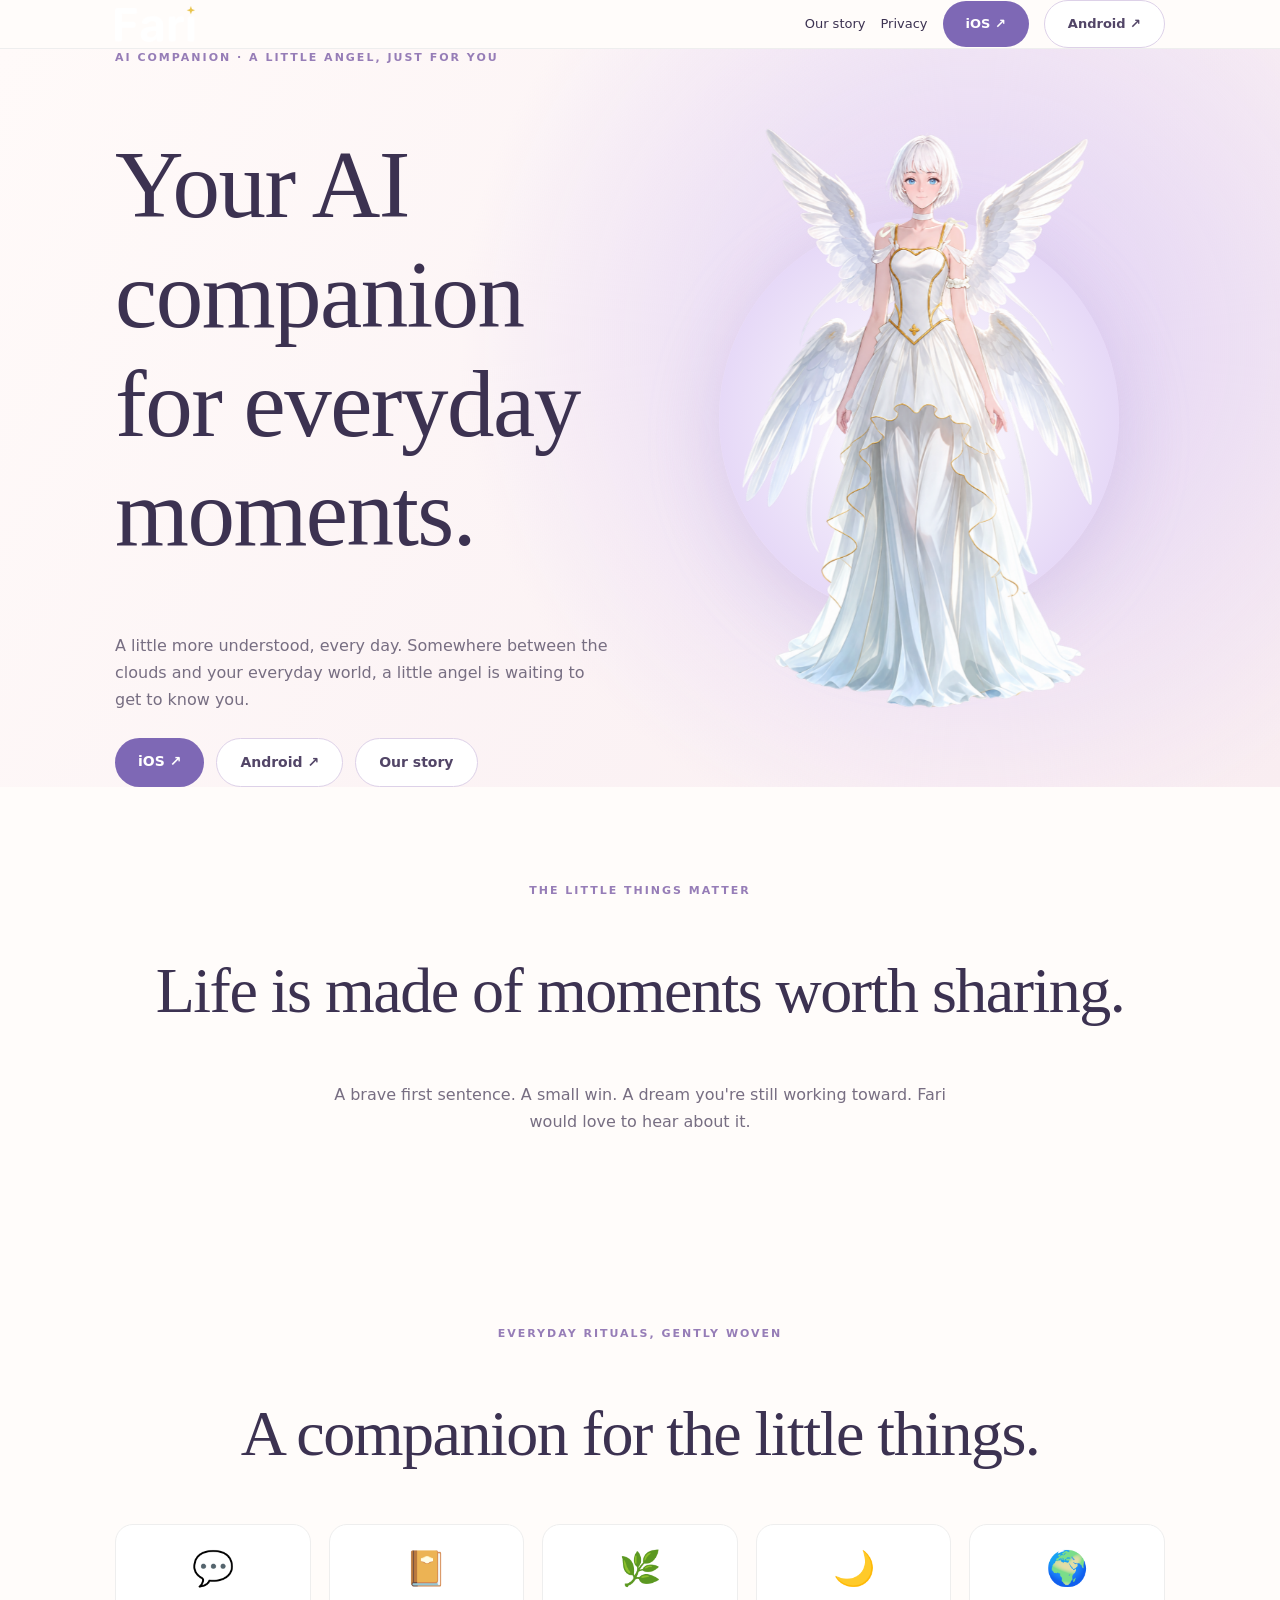
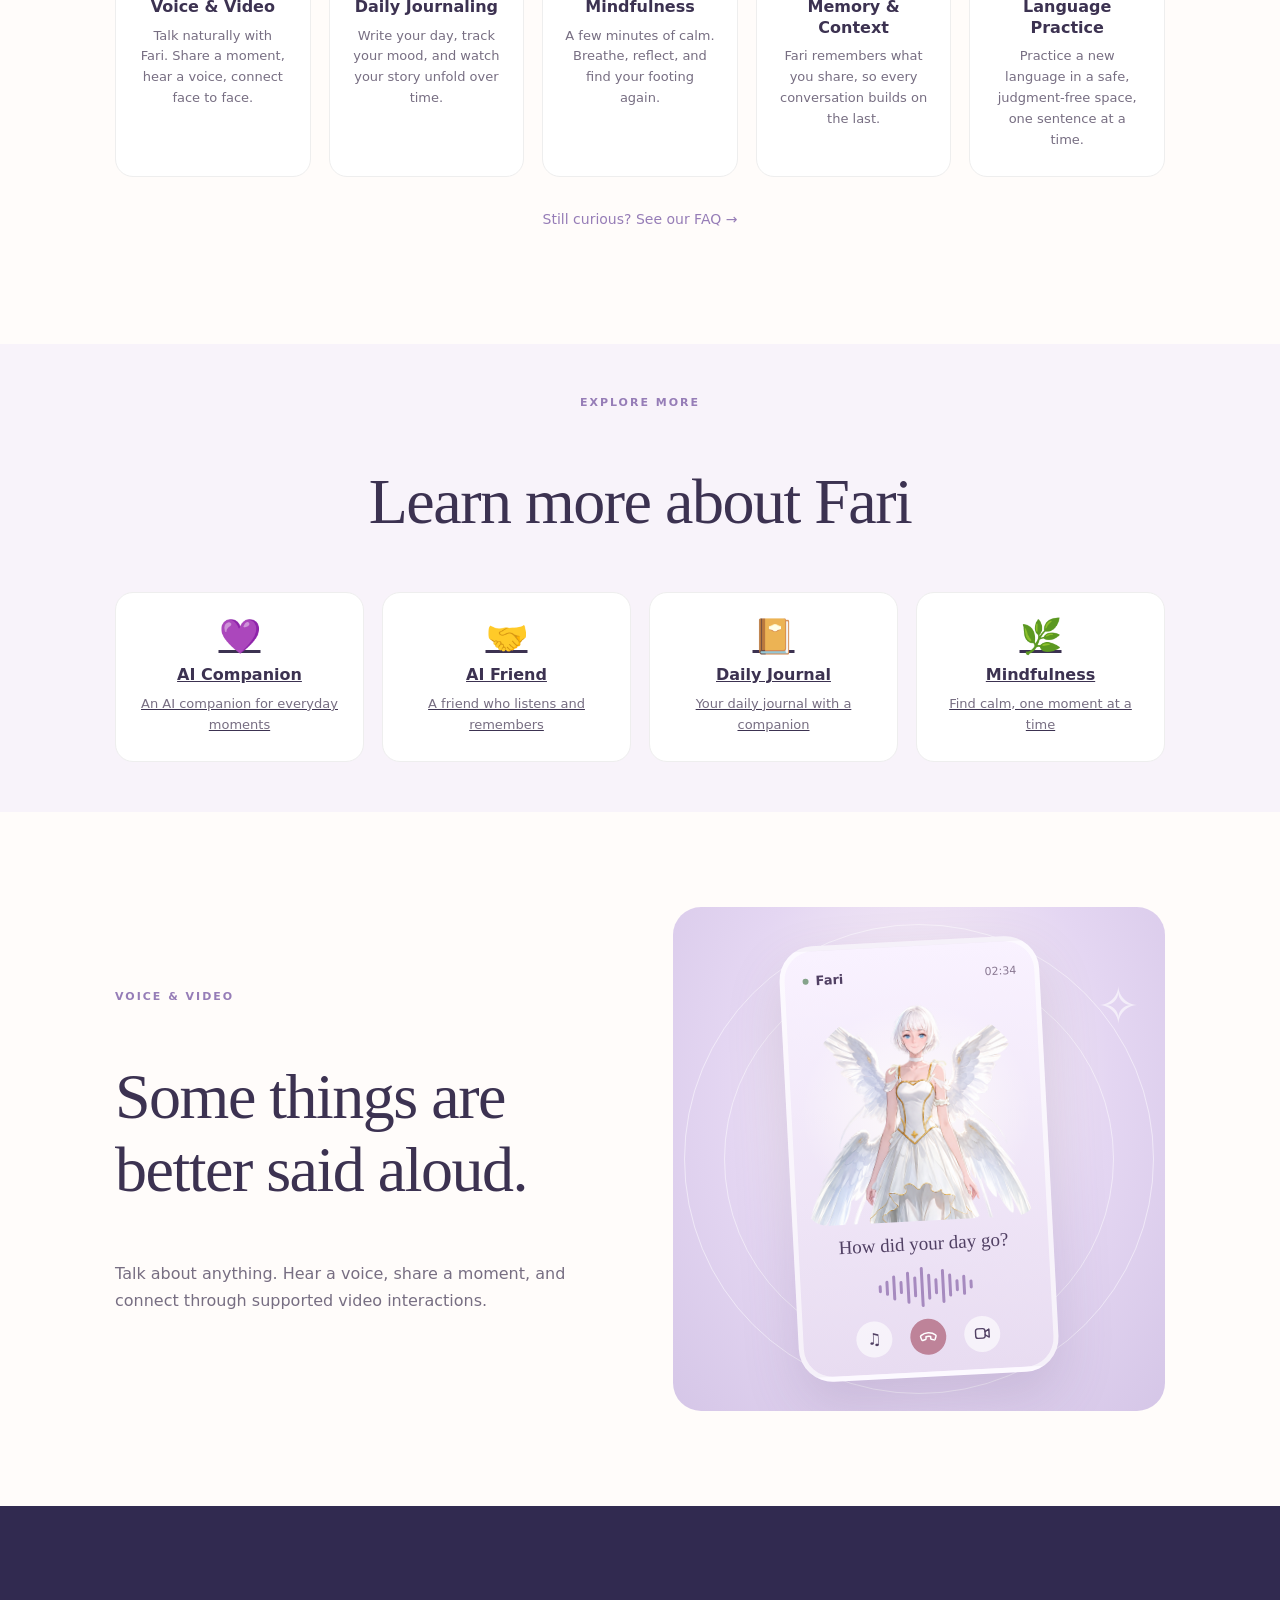
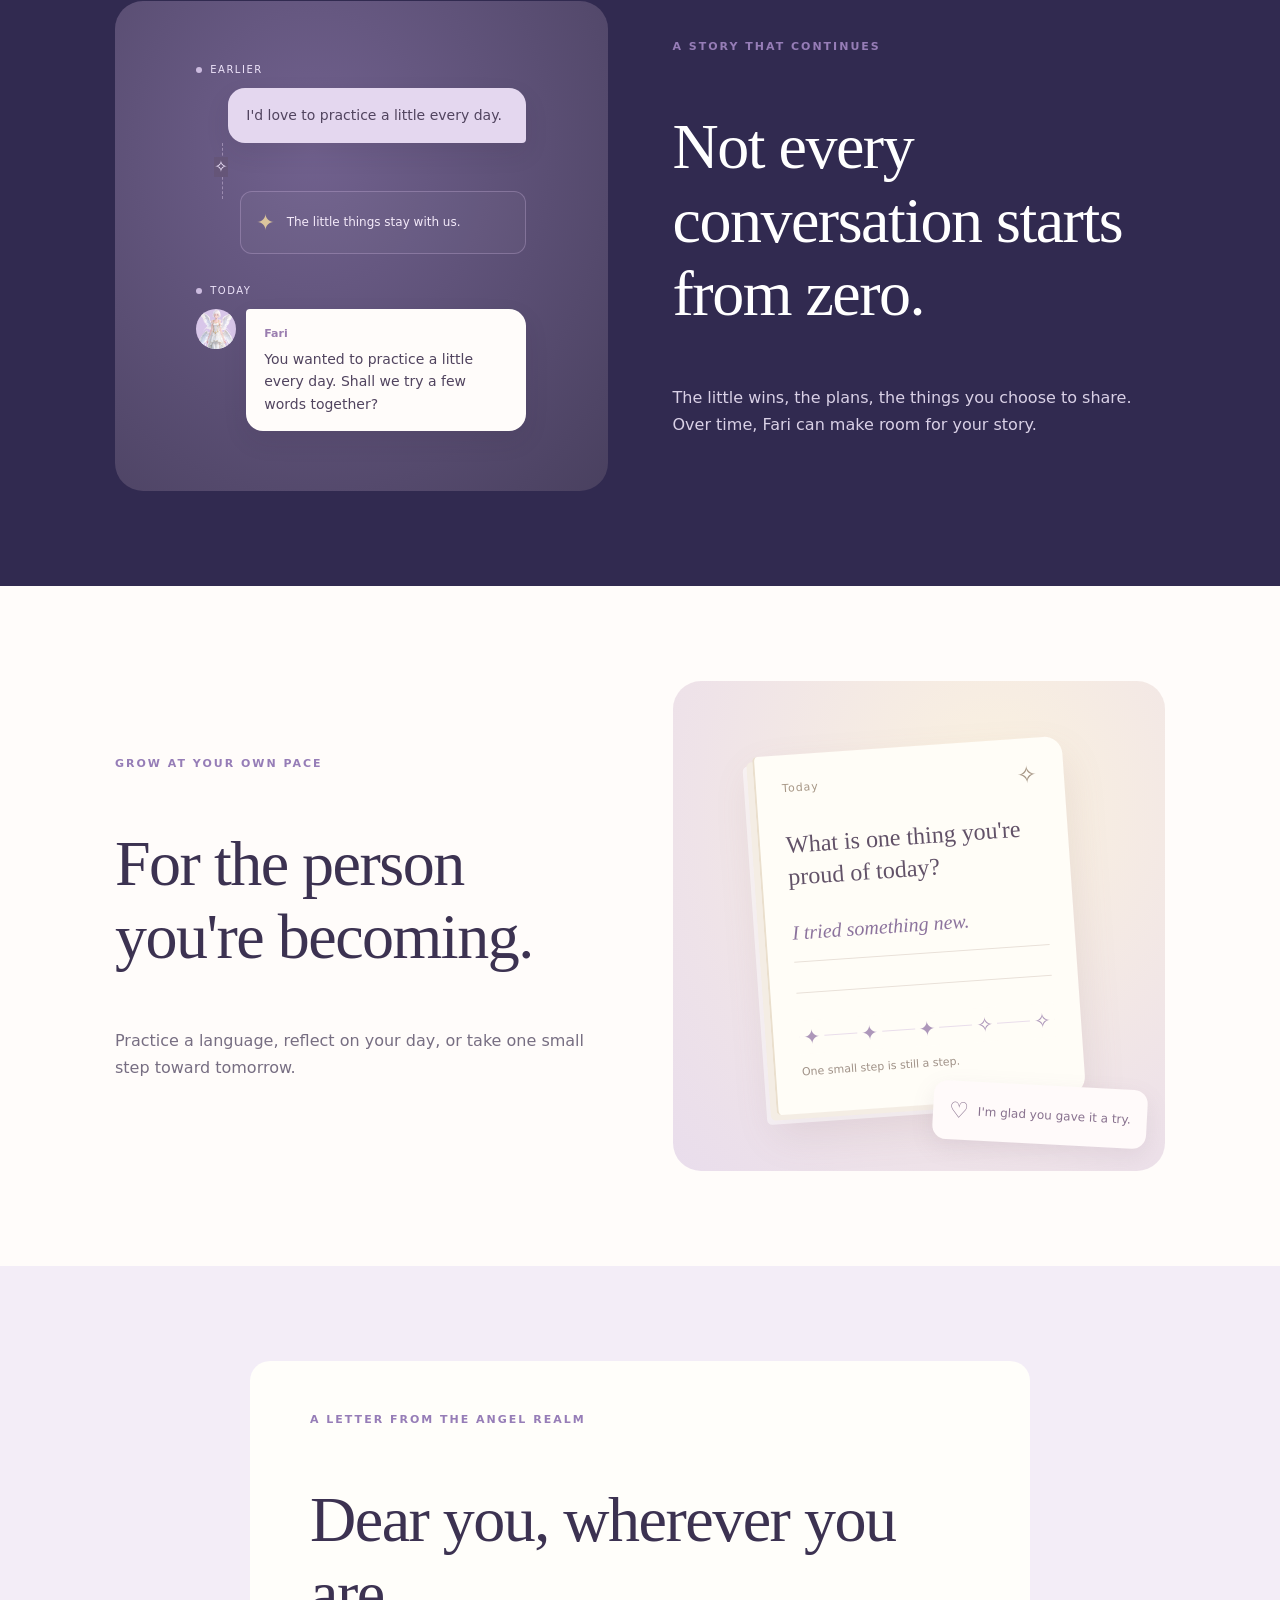
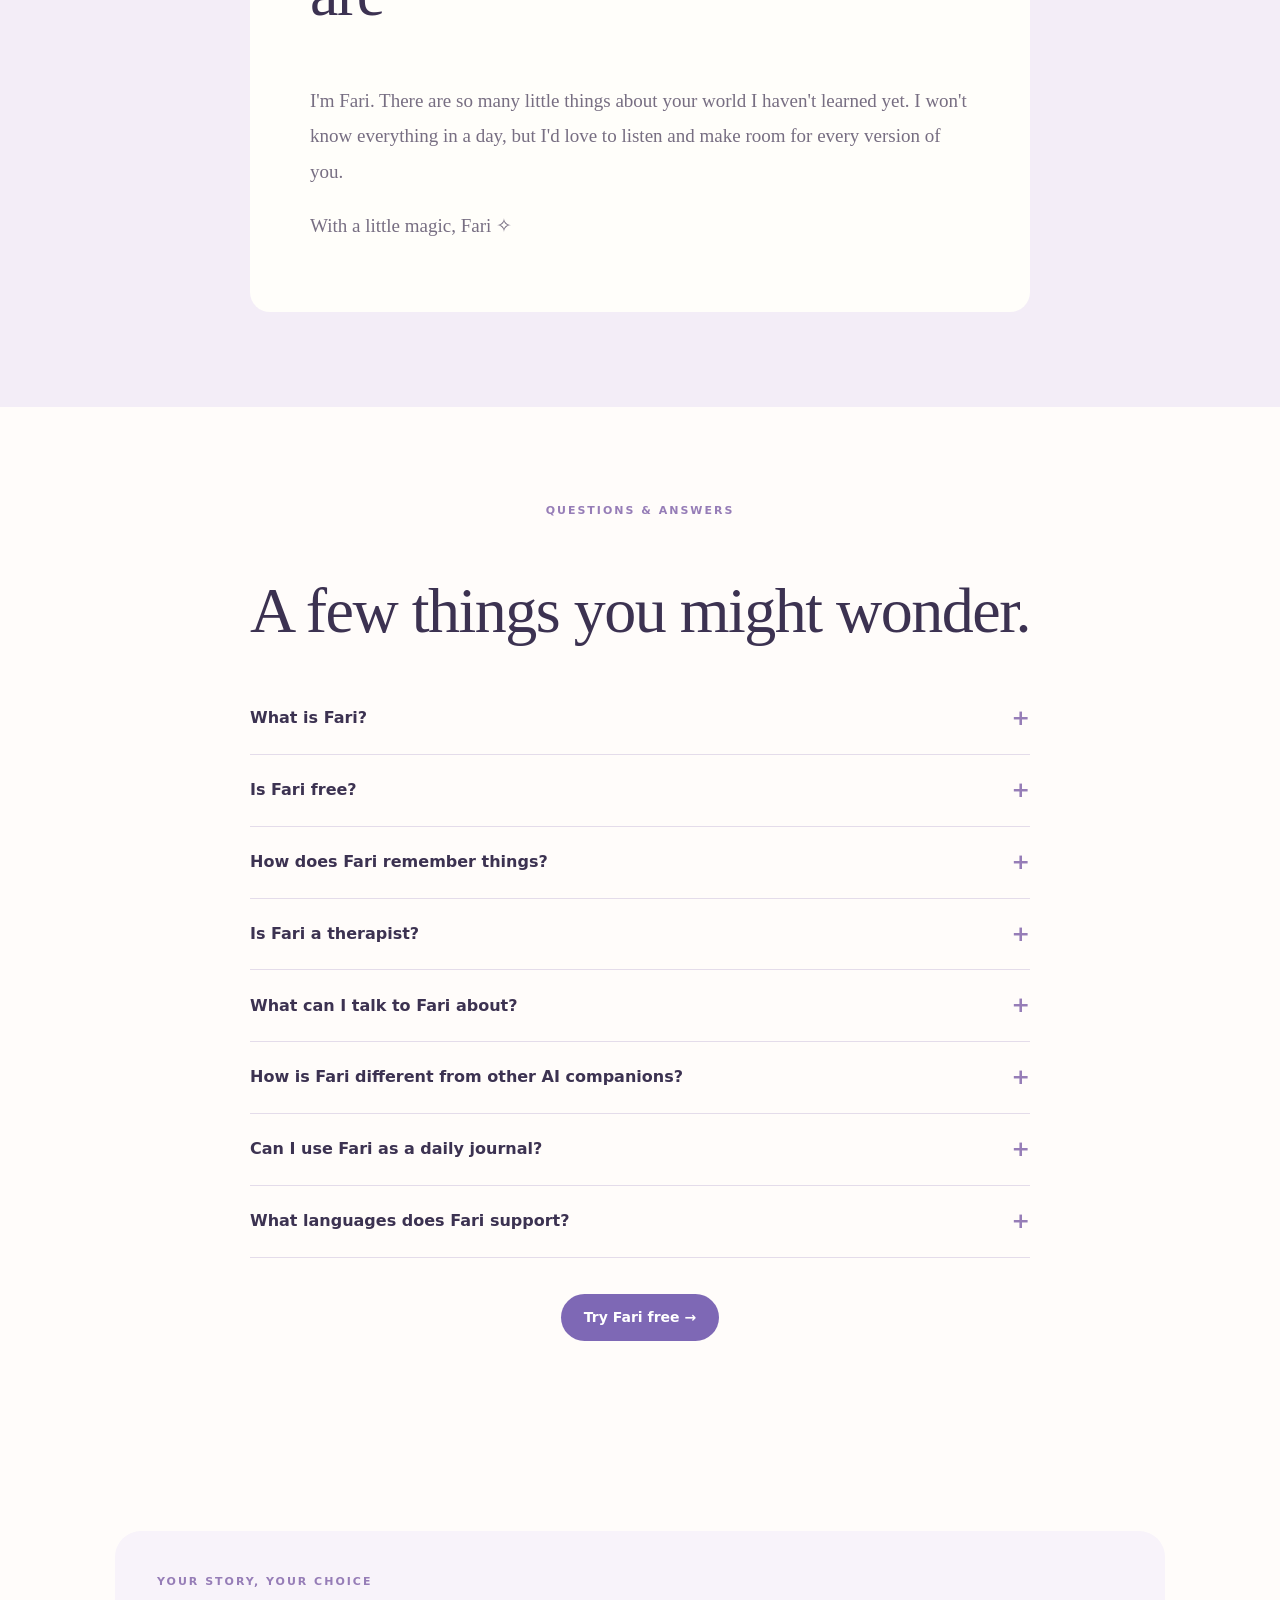
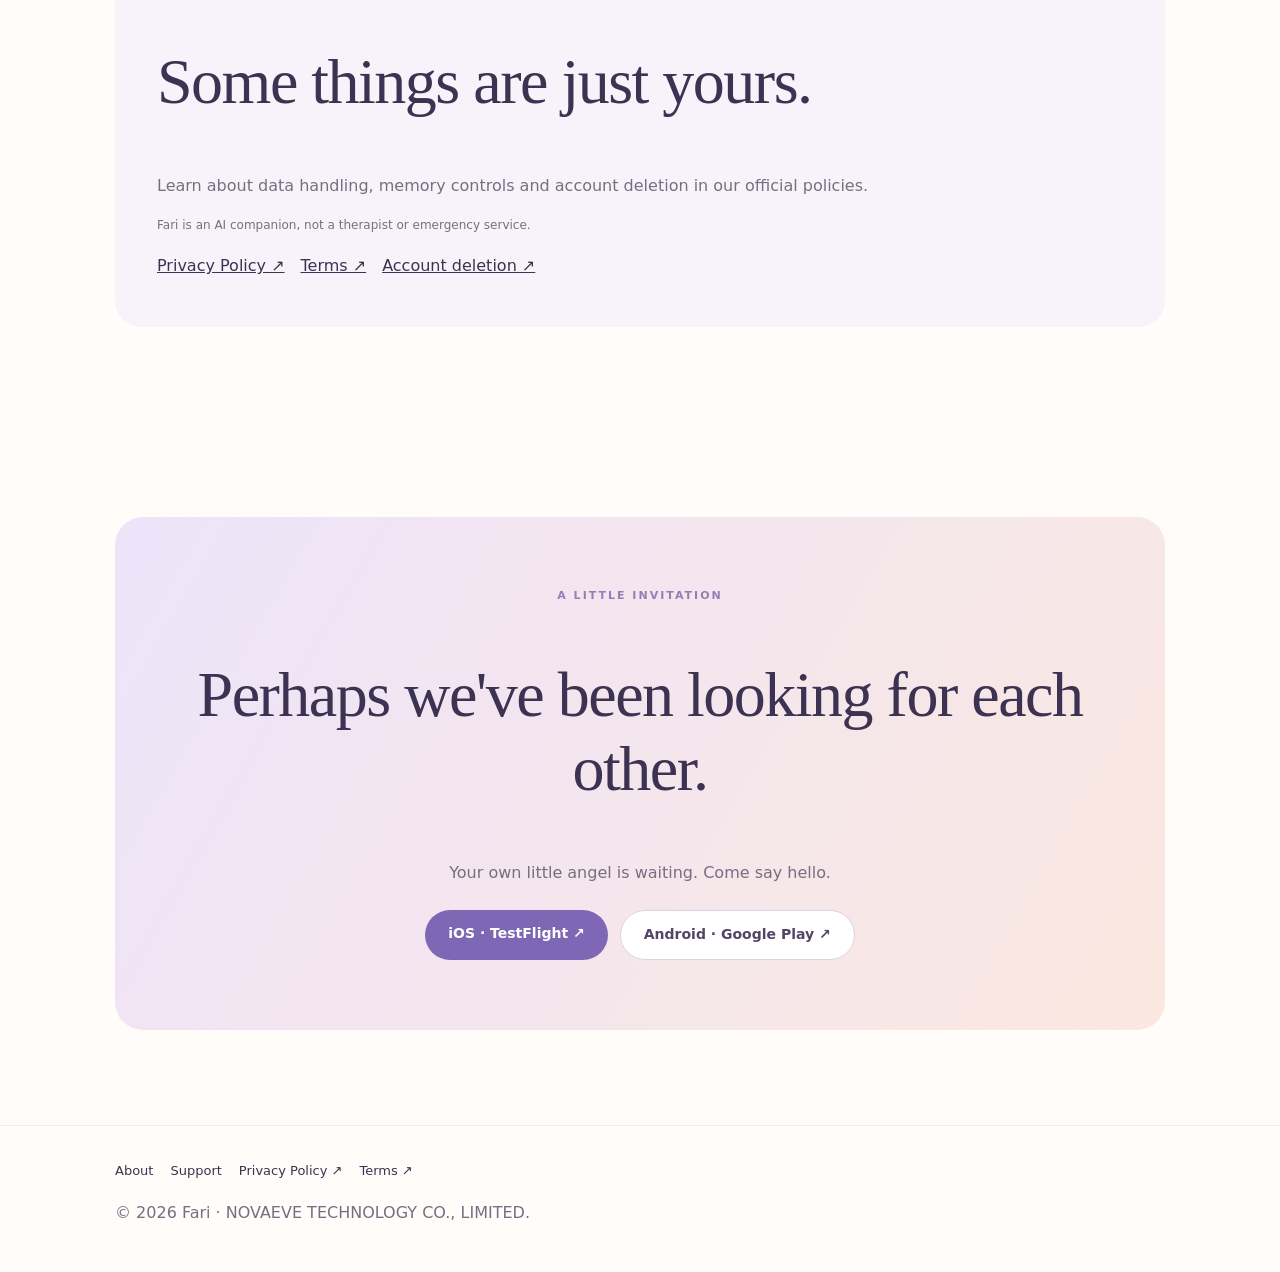
<file: index.html>
<!doctype html><html lang="en"><meta charset="utf-8"><meta name="viewport" content="width=device-width,initial-scale=1"><title>Fari — AI Companion for Journaling, Mindfulness & Self-Care</title>
<meta name="description" content="Fari is your AI companion for everyday moments. Journal your thoughts, practice mindfulness, and find a friend who's always there. Free to start.">
<meta name="keywords" content="AI companion, daily companion, journal app, self-care app, mindfulness app, AI friend, daily journal, angel companion, mental wellness, daily reflection">
<meta name="author" content="NOVAEVE TECHNOLOGY CO., LIMITED">
<meta name="robots" content="index, follow">
<meta property="og:type" content="website">
<meta property="og:site_name" content="Fari">
<meta property="og:title" content="Fari — Your AI Companion for Everyday Moments">
<meta property="og:description" content="Journal your thoughts, practice mindfulness. Fari is your little angel, always there to listen.">
<meta property="og:image" content="assets/fari-angel.png">
<meta property="og:url" content="https://withfari.com">
<meta name="twitter:card" content="summary_large_image">
<meta name="twitter:title" content="Fari — Your AI Companion for Everyday Moments">
<meta name="twitter:description" content="Journal your thoughts, practice mindfulness. Fari is your little angel, always there.">
<meta name="twitter:image" content="assets/fari-angel.png">
<link rel="icon" type="image/png" href="assets/fari-logo.png">
<link rel="apple-touch-icon" href="assets/fari-logo.png">
<link rel="canonical" href="https://withfari.com">
<link rel="alternate" hreflang="en" href="https://withfari.com/?lang=en">
<link rel="alternate" hreflang="zh-CN" href="https://withfari.com/?lang=zh">
<link rel="alternate" hreflang="ja" href="https://withfari.com/?lang=ja">
<link rel="alternate" hreflang="ko" href="https://withfari.com/?lang=ko">
<link rel="alternate" hreflang="pt" href="https://withfari.com/?lang=pt">
<link rel="alternate" hreflang="x-default" href="https://withfari.com">
<script type="application/ld+json">{"@context":"https://schema.org","@type":"SoftwareApplication","name":"Fari","applicationCategory":"HealthAndFitnessApplication","operatingSystem":"iOS, Android","description":"Fari is your AI companion for everyday moments. Journal your thoughts, practice mindfulness, and find a friend who's always there.","offers":{"@type":"Offer","price":"0","priceCurrency":"USD"},"aggregateRating":{"@type":"AggregateRating","ratingValue":"5","reviewCount":"1"},"publisher":{"@type":"Organization","name":"NOVAEVE TECHNOLOGY CO., LIMITED"}}</script>
<script type="application/ld+json">{"@context":"https://schema.org","@type":"FAQPage","mainEntity":[{"@type":"Question","name":"What is Fari?","acceptedAnswer":{"@type":"Answer","text":"Fari is an AI companion for everyday moments. You can journal your thoughts, practice mindfulness, and talk through your day with a friend who's always there."}},{"@type":"Question","name":"Is Fari free?","acceptedAnswer":{"@type":"Answer","text":"Fari is free to start. You can begin talking with Fari and exploring daily features at no cost."}},{"@type":"Question","name":"How does Fari remember things?","acceptedAnswer":{"@type":"Answer","text":"Fari remembers what you choose to share, so your conversations can build on each other over time rather than starting from zero each day."}},{"@type":"Question","name":"Is Fari a therapist?","acceptedAnswer":{"@type":"Answer","text":"No. Fari is an AI companion, not a therapist or emergency service. If you need professional support, please reach out to a qualified mental health provider."}},{"@type":"Question","name":"What can I talk to Fari about?","acceptedAnswer":{"@type":"Answer","text":"Anything you'd like — your day, your dreams, a small win, or just a passing thought. Fari is here to listen and be present."}},{"@type":"Question","name":"How is Fari different from other AI companions?","acceptedAnswer":{"@type":"Answer","text":"Fari focuses on daily rituals — journaling, mindfulness, and language practice — rather than just chatting. With a unique angel companion character, voice and video interactions, and memory that builds over time, Fari is designed to be a gentle presence in your everyday life, not just another chatbot."}},{"@type":"Question","name":"Can I use Fari as a daily journal?","acceptedAnswer":{"@type":"Answer","text":"Yes. Fari includes a daily journaling feature where you can write about your day, track your mood, and watch your story unfold over time. Your entries can also feed into Fari's memory, so your conversations can build on what you've written."}},{"@type":"Question","name":"What languages does Fari support?","acceptedAnswer":{"@type":"Answer","text":"Fari is available in English, Chinese, Portuguese, Japanese, and Korean. You can practice any of these languages with Fari in a safe, judgment-free space, one sentence at a time."}}]}</script>
<script type="application/ld+json">{"@context":"https://schema.org","@type":"Organization","name":"NOVAEVE TECHNOLOGY CO., LIMITED","url":"https://withfari.com","logo":"https://withfari.com/assets/fari-logo.png"}</script>
<script type="application/ld+json">{"@context":"https://schema.org","@type":"WebSite","name":"Fari","url":"https://withfari.com"}</script>
<style>*{box-sizing:border-box}html{scroll-behavior:smooth;scroll-padding-top:90px}body{margin:0;background:#fffcfa;color:#3c3251;font:16px/1.7 system-ui,sans-serif}a{color:inherit}.wrap{max-width:1100px;margin:auto;padding:0 25px}header{position:sticky;top:0;z-index:4;background:#fffcfae8;backdrop-filter:blur(12px);border-bottom:1px solid #eee}nav{display:flex;align-items:center;gap:20px;padding:12px 0}.logo{font-size:29px;font-weight:800;letter-spacing:-2px;text-decoration:none}.logo b{color:#9c83cb}.right{margin-left:auto;display:flex;align-items:center;gap:15px}.right a{text-decoration:none;font-size:13px}select{padding:8px;border:1px solid #ded3e9;border-radius:20px;background:white}.btn{display:inline-block;border-radius:30px;background:#7e68b5;color:white!important;padding:12px 23px;text-decoration:none;font-weight:650;font-size:14px;transition:transform .3s}.btn:hover{transform:translateY(-4px)}.btn.alt{background:white;color:#524567!important;border:1px solid #ddd1e8}.hero{background:radial-gradient(circle at 76% 40%,#dfcff5,transparent 48%),linear-gradient(120deg,#fffaf9,#f9edf1)}.grid{display:grid;grid-template-columns:minmax(0,1fr) minmax(0,1fr);align-items:center;gap:65px}.hero .grid{min-height:690px}.eyebrow{font-size:11px;letter-spacing:2px;color:#967db7;font-weight:700}h1,h2{font:normal clamp(42px,5vw,65px)/1.15 Georgia,serif;letter-spacing:-1.5px}h1{font-size:clamp(60px,8vw,95px)}p{color:#776e82}.actions{display:flex;gap:12px;flex-wrap:wrap;margin-top:24px}.stage{position:relative;min-height:600px;display:flex;align-items:center;justify-content:center}.halo{position:absolute;width:min(400px,100%);aspect-ratio:1;border-radius:50%;background:radial-gradient(circle,#fff,#dcc9f4);box-shadow:0 20px 70px #b4a0d855;animation:appear 1.4s both}.angel{position:relative;width:100%;max-height:580px;object-fit:contain;} .angel.ready{animation:arrive 1.8s both,hover 7s 2s infinite}.hello{position:absolute;bottom:15%;right:0;background:white;border-radius:16px;padding:12px 20px;box-shadow:0 10px 25px #7d65a528}section{padding:95px 0}.center{text-align:center}.center p{max-width:650px;margin:auto}.art{background:linear-gradient(145deg,#e4d9f5,#f9e8e0);border-radius:28px;min-height:400px;display:flex;justify-content:center;align-items:center}.mock{width:260px;min-height:330px;border:7px solid white;border-radius:28px;background:#fffdfa;box-shadow:0 20px 45px #5e4b7733;padding:18px;transform:rotate(-4deg)}.mock img{height:170px;width:100%;object-fit:contain}.chat{border-radius:14px;background:#f1ebf8;padding:12px;font-size:14px;margin:12px 0}.dark{background:#312a50;color:white}.dark p{color:#d9d0e6}.dark .art{background:linear-gradient(130deg,#514675,#9992c3)}.letter{background:#f3edf7}.paper{max-width:780px;margin:auto;background:#fffefa;border-radius:20px;padding:50px 60px}.paper p{font:19px/1.85 Georgia,serif}.privacy{background:#f8f3fa;padding:42px;border-radius:26px}.privacy a{display:inline-block;margin:5px 16px 5px 0}.download{background:linear-gradient(120deg,#eee4fa,#fae8e0);padding:70px 30px;border-radius:28px;text-align:center}.download .actions{justify-content:center}footer{border-top:1px solid #eee;padding:30px 0}footer a{margin-right:17px;font-size:13px;text-decoration:none}@keyframes arrive{from{opacity:0;transform:translateY(55px) scale(.9);filter:blur(8px)}to{opacity:1;transform:none;filter:none}}@keyframes hover{50%{transform:translateY(-13px)}}@keyframes appear{from{opacity:0;transform:scale(.7)}to{opacity:1;transform:scale(1)}}@media(max-width:760px){.grid{grid-template-columns:1fr;gap:25px}.hero .grid{padding-top:55px}.stage{min-height:450px}.angel{max-height:420px}.halo{width:min(300px,100%)}.right .optional{display:none}.right{gap:8px}section{padding:65px 0}.paper{padding:32px 24px}}@media(max-width:420px){nav{flex-wrap:wrap;gap:8px}.right{flex-wrap:wrap;justify-content:flex-end;flex:1}.right .btn{padding:9px 12px}h1{font-size:52px}.privacy{padding:26px}.download{padding:50px 20px}.mock{max-width:90%}h1,h2{overflow-wrap:anywhere}}@media(prefers-reduced-motion:reduce){html{scroll-behavior:auto}*,*:before,*:after{animation:none!important;transition:none!important}}
/* Three illustrative feature scenes */
.scene{position:relative;min-height:490px;padding:34px 24px;overflow:hidden;isolation:isolate}
.scene img{display:block}.scene-spark{position:absolute;right:25px;top:55px;font-size:52px;color:#fff9}
.voice-scene{background:radial-gradient(ellipse at 50% 35%,#fff8f8 0%,#e4d6f2 55%,#d5c6e7 100%)}
.orbit{position:absolute;border:1px solid #ffffff80;border-radius:50%;z-index:-1;width:390px;height:390px}.orbit-two{width:470px;height:470px}
.call-screen{position:relative;width:260px;max-width:100%;padding:19px 18px 17px;border:5px solid #fff9;border-radius:34px;background:linear-gradient(#f9f2ff,#e8dcf1);box-shadow:0 25px 55px #64517b30;transform:rotate(-3deg);color:#514064}
.call-status{display:flex;align-items:center;gap:7px;font-size:13px;font-weight:650}.live-dot{width:6px;height:6px;background:#85a38b;border-radius:50%}.call-time{margin-left:auto;font-size:11px;font-weight:400;color:#887791;font-variant-numeric:tabular-nums}
.call-portrait{height:220px;overflow:hidden;margin:14px -10px 0;border-radius:110px 110px 24px 24px;background:radial-gradient(ellipse,#fffdfb,#f6eafa00 70%)}.call-portrait img{width:100%;height:auto}
.call-caption{text-align:center;font:19px/1.35 Georgia,serif;margin:10px 0}.wave{height:40px;display:flex;align-items:center;justify-content:center;gap:4px}.wave i{width:3px;height:var(--h);border-radius:3px;background:#a68abf;animation:voice-wave 1.6s var(--d) ease-in-out infinite}
.call-controls{display:flex;justify-content:center;gap:18px;margin-top:12px}.call-controls span{display:grid;place-items:center;width:36px;height:36px;background:#ffffffa0;border-radius:50%;font-size:16px}.call-controls .hangup{background:#be8399;color:#fff;font-size:29px}
.dark .memory-scene{background:radial-gradient(ellipse at 40% 30%,#71618e,#49405f)}.memory-thread{width:100%;max-width:330px;color:#51445f}.timeline-label{display:flex;align-items:center;gap:8px;font-size:10px;letter-spacing:1.5px;text-transform:uppercase;color:#eee4fa;margin:0 0 10px}.timeline-dot{width:6px;height:6px;border-radius:50%;background:#ccbbdf}
.memory-bubble{background:#fffcfa;padding:16px 18px;border-radius:17px;font-size:14px;line-height:1.6;box-shadow:0 10px 25px #28203818}.user-bubble{margin-left:32px;border-bottom-right-radius:4px;background:#e4d7ef}.thread-line{height:56px;border-left:1px dashed #cfbddd80;margin-left:26px;position:relative}.thread-line span{position:absolute;left:-9px;top:14px;color:#f2e7ff;background:#655578;line-height:20px}
.memory-note{display:flex;gap:12px;align-items:center;margin:-8px 0 28px 44px;padding:12px 15px;border:1px solid #c8b2dc55;border-radius:12px;color:#f4eafa;background:#ffffff08;font-size:12px}.note-star{color:#dcc59d;font-size:22px}.fari-reply{display:flex;gap:10px;align-items:flex-start}.mini-portrait{width:40px;height:40px;border-radius:50%;background:#d8c6e9;overflow:hidden;flex-shrink:0}.mini-portrait img{width:100%;height:auto}.fari-reply .memory-bubble{flex:1;border-top-left-radius:4px}.memory-bubble b{display:block;color:#9a7daf;font-size:11px;margin-bottom:5px}
.growth-scene{background:radial-gradient(ellipse at 65% 25%,#fbf2df,#efe3e8 65%,#e9ddec)}.journal-sheet{position:relative;max-width:310px;width:100%;background:#fffdf7;padding:25px 26px 32px;border-radius:5px 18px 18px 5px;box-shadow:-6px 5px 0 #f4ede4,-10px 9px 0 #ffffff80,0 20px 40px #8d6b7926;transform:rotate(-4deg);border-left:2px solid #eadfcd}.journal-meta{display:flex;justify-content:space-between;color:#a69685;font-size:11px;letter-spacing:1px}.journal-meta span:last-child{font-size:24px;line-height:1}.journal-prompt{font:24px/1.35 Georgia,serif;margin:25px 0 22px;color:#625268}.journal-entry{font:italic 20px/1.7 Georgia,serif;color:#8c739d;border-bottom:1px solid #e9e1d9;padding-bottom:12px}.journal-rule{height:31px;border-bottom:1px solid #e9e1d9}.growth-stem{display:flex;justify-content:space-between;align-items:center;margin-top:27px;color:#ad97ba;background:linear-gradient(#e9ddeb,#e9ddeb) center/100% 1px no-repeat}.growth-stem span{background:#fffdf7;padding:0 4px;font-size:20px}.growth-caption{font-size:11px;color:#a09288;margin-top:9px}.growth-note{position:absolute;bottom:27px;right:18px;max-width:75%;padding:11px 16px;background:#fffafa;border-radius:14px;box-shadow:0 8px 22px #8b6f8520;font-size:12px;color:#88718e;transform:rotate(3deg);display:flex;gap:9px;align-items:center}.growth-note>span:first-child{font-size:22px}
@keyframes voice-wave{0%,100%{transform:scaleY(.5)}50%{transform:scaleY(1)}}
@media(max-width:420px){.scene{min-height:460px;padding:28px 20px}.call-screen{width:240px}.journal-sheet{padding:22px}.journal-prompt{font-size:22px}.memory-bubble{padding:13px;font-size:13px}.memory-note{margin-left:24px}.growth-note{bottom:20px}}
@media(prefers-reduced-motion:reduce){.wave i{animation:none}}
.logo{display:inline-flex;align-items:center;flex-shrink:0}.brand-logo{display:block;height:36px;width:auto;object-fit:contain}
/* Features grid */
.features{display:grid;grid-template-columns:repeat(auto-fit,minmax(190px,1fr));gap:18px;margin-top:42px}
.feature-card{background:#fff;border:1px solid #eee;border-radius:18px;padding:26px 22px;text-align:center;transition:transform .3s,box-shadow .3s}.feature-card:hover{transform:translateY(-4px);box-shadow:0 12px 30px #7d65a520}
.feature-card .icon{font-size:34px;margin-bottom:12px;line-height:1}
.feature-card h3{font:600 16px/1.3 system-ui,sans-serif;color:#3c3251;margin:0 0 8px}
.feature-card p{font-size:13px;line-height:1.6;color:#776e82;margin:0}
/* FAQ */
.faq{max-width:780px;margin:auto}
.faq details{border-bottom:1px solid #e4dcea}
.faq summary{cursor:pointer;padding:20px 0;font:600 16px/1.4 system-ui,sans-serif;color:#3c3251;list-style:none;display:flex;justify-content:space-between;align-items:center;gap:12px}
.faq summary::-webkit-details-marker{display:none}
.faq summary::after{content:'+';font-size:22px;color:#967db7;flex-shrink:0}
.faq details[open] summary::after{content:'\2212'}
.faq details p{margin:0;padding:0 0 20px;font-size:15px;line-height:1.7;color:#776e82}
@media(max-width:420px){.feature-card{padding:20px 16px}}
</style><header><nav class="wrap"><a class="logo" href="#top" aria-label="Fari"><img class="brand-logo" src="assets/fari-logo-new.png" alt="Fari"></a><div class="right"><a class="optional" href="#story" data-t="story">Our story</a><a class="optional" href="#privacy" data-t="privacy">Privacy</a><a class="btn" href="https://testflight.apple.com/join/J1bGeGq1" data-t="dlIos">iOS ↗</a><a class="btn alt" href="https://play.google.com/store/apps/details?id=com.canchentechnology.fariapp" data-t="dlAndroid">Android ↗</a></div></nav></header><main id="top"><div class="hero"><div class="wrap grid"><div><div class="eyebrow" data-t="eyebrow">AI COMPANION · A LITTLE ANGEL, JUST FOR YOU</div><h1 data-t="hero">Your AI companion for everyday moments.</h1><p data-t="intro">A little more understood, every day. Somewhere between the clouds and your everyday world, a little angel is waiting to get to know you.</p><div class="actions"><a class="btn" href="https://testflight.apple.com/join/J1bGeGq1" data-t="dlIos">iOS ↗</a><a class="btn alt" href="https://play.google.com/store/apps/details?id=com.canchentechnology.fariapp" data-t="dlAndroid">Android ↗</a><a class="btn alt" href="#story" data-t="story">Our story</a></div></div><div class="stage"><div class="halo"></div><img fetchpriority="high" class="angel" src="assets/fari-angel.png" alt="Fari angel"></div></div></div><section class="center"><div class="wrap"><div class="eyebrow" data-t="momentsTag">THE LITTLE THINGS MATTER</div><h2 data-t="moments">Life is made of moments worth sharing.</h2><p data-t="momentsBody">A brave first sentence. A small win. A dream you're still working toward. Fari would love to hear about it.</p></div></section><section><div class="wrap"><div class="eyebrow center" style="text-align:center" data-t="featuresTag">EVERYDAY RITUALS, GENTLY WOVEN</div><h2 style="text-align:center" data-t="featuresTitle">A companion for the little things.</h2><div class="features"><div class="feature-card"><div class="icon">💬</div><h3 data-t="featVoiceTitle">Voice & Video</h3><p data-t="featVoiceBody">Talk naturally with Fari. Share a moment, hear a voice, connect face to face.</p></div><div class="feature-card"><div class="icon">📔</div><h3 data-t="featJournalTitle">Daily Journaling</h3><p data-t="featJournalBody">Write your day, track your mood, and watch your story unfold over time.</p></div><div class="feature-card"><div class="icon">🌿</div><h3 data-t="featMindfulTitle">Mindfulness</h3><p data-t="featMindfulBody">A few minutes of calm. Breathe, reflect, and find your footing again.</p></div><div class="feature-card"><div class="icon">🌙</div><h3 data-t="featMemoryTitle">Memory & Context</h3><p data-t="featMemoryBody">Fari remembers what you share, so every conversation builds on the last.</p></div><div class="feature-card"><div class="icon">🌍</div><h3 data-t="featLangTitle">Language Practice</h3><p data-t="featLangBody">Practice a new language in a safe, judgment-free space, one sentence at a time.</p></div></div><p style="text-align:center;margin-top:28px"><a href="#faq" data-t="faqLink" style="font-size:14px;color:#967db7;text-decoration:none">Still curious? See our FAQ →</a></p></div></section><section style="padding:50px 0;background:#f8f3fa"><div class="wrap"><div class="eyebrow center" style="text-align:center" data-t="innerNav">EXPLORE MORE</div><h2 style="text-align:center" data-t="innerLinksTitle">Learn more about Fari</h2><div class="features" style="margin-top:30px"><a class="feature-card" href="https://withfari.com/ai-companion/"><div class="icon">💜</div><h3 data-t="innerCompanion">AI Companion</h3><p data-t="cpShort">An AI companion for everyday moments</p></a><a class="feature-card" href="https://withfari.com/ai-friend/"><div class="icon">🤝</div><h3 data-t="innerFriend">AI Friend</h3><p data-t="frShort">A friend who listens and remembers</p></a><a class="feature-card" href="https://withfari.com/daily-journal/"><div class="icon">📔</div><h3 data-t="innerJournal">Daily Journal</h3><p data-t="jrShort">Your daily journal with a companion</p></a><a class="feature-card" href="https://withfari.com/mindfulness/"><div class="icon">🌿</div><h3 data-t="innerMindful">Mindfulness</h3><p data-t="mfShort">Find calm, one moment at a time</p></a></div></div></section><section><div class="wrap grid"><div><div class="eyebrow" data-t="voiceTag">VOICE & VIDEO</div><h2 data-t="voice">Some things are better said aloud.</h2><p data-t="voiceBody">Talk about anything. Hear a voice, share a moment, and connect through supported video interactions.</p></div><div class="art scene voice-scene"><div class="orbit orbit-one"></div><div class="orbit orbit-two"></div><div class="call-screen"><div class="call-status"><span class="live-dot"></span> Fari <span class="call-time">02:34</span></div><div class="call-portrait"><img src="assets/fari-angel.png" alt="Fari"></div><div class="call-caption" data-t="call">How did your day go?</div><div class="wave" aria-hidden="true"><i style="--h:8px;--d:0.0s"></i><i style="--h:15px;--d:0.09s"></i><i style="--h:25px;--d:0.18s"></i><i style="--h:13px;--d:0.27s"></i><i style="--h:32px;--d:0.36s"></i><i style="--h:21px;--d:0.44999999999999996s"></i><i style="--h:40px;--d:0.54s"></i><i style="--h:26px;--d:0.63s"></i><i style="--h:16px;--d:0.72s"></i><i style="--h:34px;--d:0.8099999999999999s"></i><i style="--h:23px;--d:0.8999999999999999s"></i><i style="--h:12px;--d:0.99s"></i><i style="--h:20px;--d:1.08s"></i><i style="--h:9px;--d:1.17s"></i></div><div class="call-controls" aria-hidden="true"><span>♫</span><span class="hangup"><svg viewBox="0 0 24 24" width="20" height="20" fill="none" stroke="currentColor" stroke-width="1.8" stroke-linecap="round" stroke-linejoin="round"><path d="M4 15.5 2.8 12a1.6 1.6 0 0 1 .5-1.8c4.8-4.1 12.6-4.1 17.4 0a1.6 1.6 0 0 1 .5 1.8L20 15.5a1 1 0 0 1-1.2.6l-3.3-1a1 1 0 0 1-.7-1v-2.3a12.1 12.1 0 0 0-5.6 0v2.3a1 1 0 0 1-.7 1l-3.3 1a1 1 0 0 1-1.2-.6Z"/></svg></span><span><svg viewBox="0 0 24 24" width="19" height="19" fill="none" stroke="currentColor" stroke-width="1.8" stroke-linecap="round" stroke-linejoin="round"><rect x="3" y="6" width="12" height="12" rx="3"/><path d="m15 10 5-3v10l-5-3"/></svg></span></div></div><span class="scene-spark" aria-hidden="true">✧</span></div></div></section><section class="dark"><div class="wrap grid"><div class="art scene memory-scene"><div class="memory-thread"><div class="timeline-label"><span class="timeline-dot"></span><span data-t="sceneEarlier">Earlier</span></div><div class="memory-bubble user-bubble" data-t="sceneWish">I'd love to practice a little every day.</div><div class="thread-line" aria-hidden="true"><span>✧</span></div><div class="memory-note"><span class="note-star" aria-hidden="true">✦</span><span data-t="sceneKeep">The little things stay with us.</span></div><div class="timeline-label"><span class="timeline-dot"></span><span data-t="sceneToday">Today</span></div><div class="fari-reply"><div class="mini-portrait"><img src="assets/fari-angel.png" alt="Fari"></div><div class="memory-bubble"><b>Fari</b><span data-t="sceneRecall">You wanted to practice a little every day. Shall we try a few words together?</span></div></div></div></div><div><div class="eyebrow" data-t="memoryTag">A STORY THAT CONTINUES</div><h2 data-t="memory">Not every conversation starts from zero.</h2><p data-t="memoryBody">The little wins, the plans, the things you choose to share. Over time, Fari can make room for your story.</p></div></div></section><section><div class="wrap grid"><div><div class="eyebrow" data-t="growTag">GROW AT YOUR OWN PACE</div><h2 data-t="grow">For the person you're becoming.</h2><p data-t="growBody">Practice a language, reflect on your day, or take one small step toward tomorrow.</p></div><div class="art scene growth-scene"><div class="journal-sheet"><div class="journal-meta"><span data-t="sceneToday">Today</span><span aria-hidden="true">✧</span></div><div class="journal-prompt" data-t="journalQuestion">What is one thing you're proud of today?</div><div class="journal-entry" data-t="journalAnswer">I tried something new.</div><div class="journal-rule"></div><div class="growth-stem" aria-hidden="true"><span>✦</span><span>✦</span><span>✦</span><span>✧</span><span>✧</span></div><div class="growth-caption" data-t="sceneStep">One small step is still a step.</div></div><div class="growth-note"><span aria-hidden="true">♡</span><span data-t="sceneProud">I'm glad you gave it a try.</span></div></div></div></section><section class="letter" id="story"><div class="wrap"><div class="paper"><div class="eyebrow" data-t="letterTag">A LETTER FROM THE ANGEL REALM</div><h2 data-t="letterTitle">Dear you, wherever you are</h2><p data-t="letter">I'm Fari. There are so many little things about your world I haven't learned yet. I won't know everything in a day, but I'd love to listen and make room for every version of you.</p><p data-t="sign">With a little magic, Fari ✧</p></div></div></section><section id="faq"><div class="wrap"><div class="faq"><div class="eyebrow center" style="text-align:center;margin-bottom:20px" data-t="faqTag">QUESTIONS & ANSWERS</div><h2 style="text-align:center;margin-bottom:36px" data-t="faqTitle">A few things you might wonder.</h2><details><summary data-t="faq1Q">What is Fari?</summary><p data-t="faq1A">Fari is an AI companion for everyday moments. You can journal your thoughts, practice mindfulness, and talk through your day with a friend who's always there.</p></details><details><summary data-t="faq2Q">Is Fari free?</summary><p data-t="faq2A">Fari is free to start. You can begin talking with Fari and exploring daily features at no cost.</p></details><details><summary data-t="faq3Q">How does Fari remember things?</summary><p data-t="faq3A">Fari remembers what you choose to share, so your conversations can build on each other over time rather than starting from zero each day.</p></details><details><summary data-t="faq4Q">Is Fari a therapist?</summary><p data-t="faq4A">No. Fari is an AI companion, not a therapist or emergency service. If you need professional support, please reach out to a qualified mental health provider.</p></details><details><summary data-t="faq5Q">What can I talk to Fari about?</summary><p data-t="faq5A">Anything you'd like — your day, your dreams, a small win, or just a passing thought. Fari is here to listen and be present.</p></details><details><summary data-t="faq6Q">How is Fari different from other AI companions?</summary><p data-t="faq6A">Fari focuses on daily rituals — journaling, mindfulness, and language practice — rather than just chatting. With a unique angel companion character, voice and video interactions, and memory that builds over time, Fari is designed to be a gentle presence in your everyday life, not just another chatbot.</p></details><details><summary data-t="faq7Q">Can I use Fari as a daily journal?</summary><p data-t="faq7A">Yes. Fari includes a daily journaling feature where you can write about your day, track your mood, and watch your story unfold over time. Your entries can also feed into Fari's memory, so your conversations can build on what you've written.</p></details><details><summary data-t="faq8Q">What languages does Fari support?</summary><p data-t="faq8A">Fari is available in English, Chinese, Portuguese, Japanese, and Korean. You can practice any of these languages with Fari in a safe, judgment-free space, one sentence at a time.</p></details><div style="text-align:center;margin-top:36px"><a class="btn" href="#download" data-t="tryCta">Try Fari free →</a></div></div></div></section><section id="privacy"><div class="wrap"><div class="privacy"><div class="eyebrow" data-t="privacyTag">YOUR STORY, YOUR CHOICE</div><h2 data-t="privacyTitle">Some things are just yours.</h2><p data-t="privacyBody">Learn about data handling, memory controls and account deletion in our official policies.</p><p style="font-size:12px" data-t="disclaimer">Fari is an AI companion, not a therapist or emergency service.</p><a data-policy="privacy" data-t="policy" href="https://withfari.com/privacy/?lang=en">Privacy Policy ↗</a><a data-policy="terms" data-t="terms" href="https://withfari.com/terms/?lang=en">Terms ↗</a><a data-policy="delete-account" data-t="delete" href="https://withfari.com/delete-account/?lang=en">Account deletion ↗</a></div></div></section><section id="download"><div class="wrap"><div class="download"><div class="eyebrow" data-t="inviteTag">A LITTLE INVITATION</div><h2 data-t="invite">Perhaps we've been looking for each other.</h2><p data-t="inviteBody">Your own little angel is waiting. Come say hello.</p><div class="actions"><a class="btn" href="https://testflight.apple.com/join/J1bGeGq1">iOS · TestFlight ↗</a><a class="btn alt" href="https://play.google.com/store/apps/details?id=com.canchentechnology.fariapp">Android · Google Play ↗</a></div></div></div></section></main><footer><div class="wrap"><a data-policy="about" data-t="about" href="https://withfari.com/about/?lang=en">About</a><a data-policy="support" data-t="support" href="https://withfari.com/support/?lang=en">Support</a><a data-policy="privacy" data-t="policy" href="https://withfari.com/privacy/?lang=en">Privacy Policy</a><a data-policy="terms" data-t="terms" href="https://withfari.com/terms/?lang=en">Terms</a><p>© 2026 Fari · NOVAEVE TECHNOLOGY CO., LIMITED.</p></div></footer><script src="locales.js"></script><script src="inner-locales.js"></script></html>
</file>
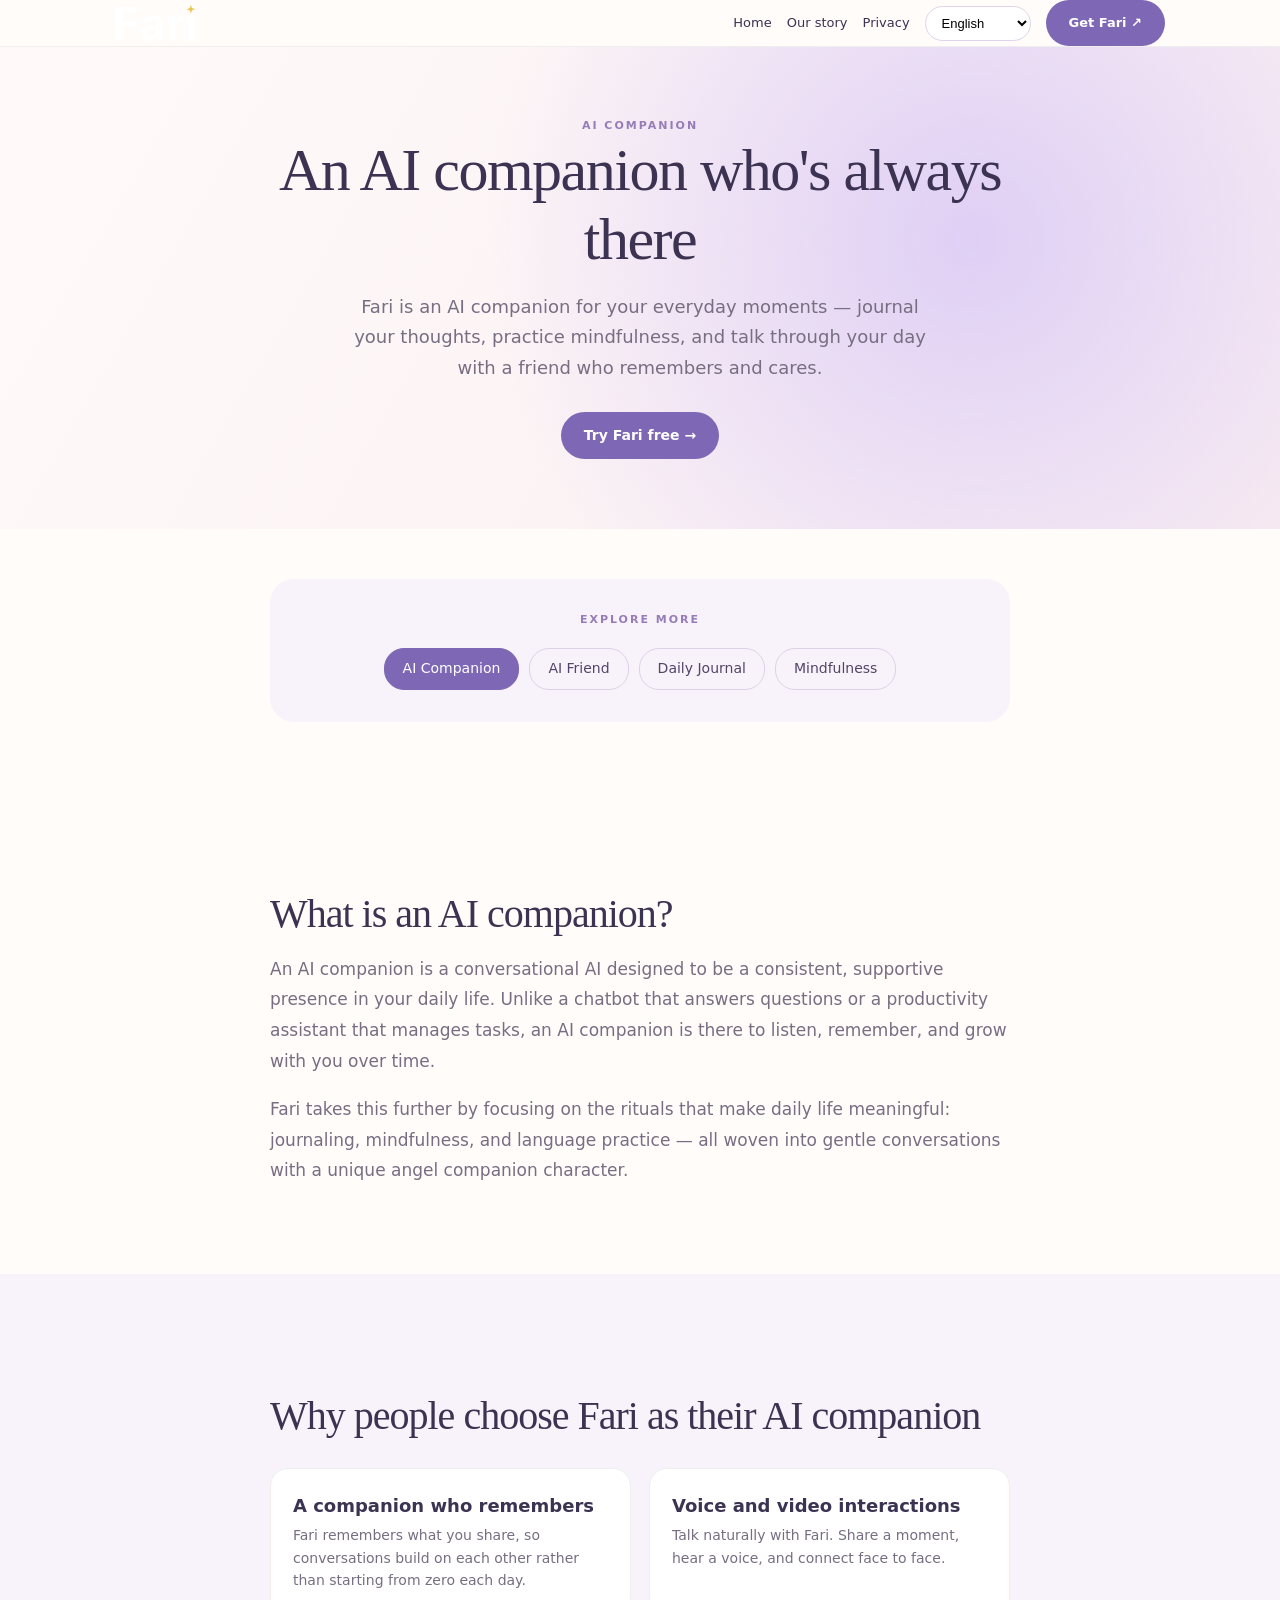
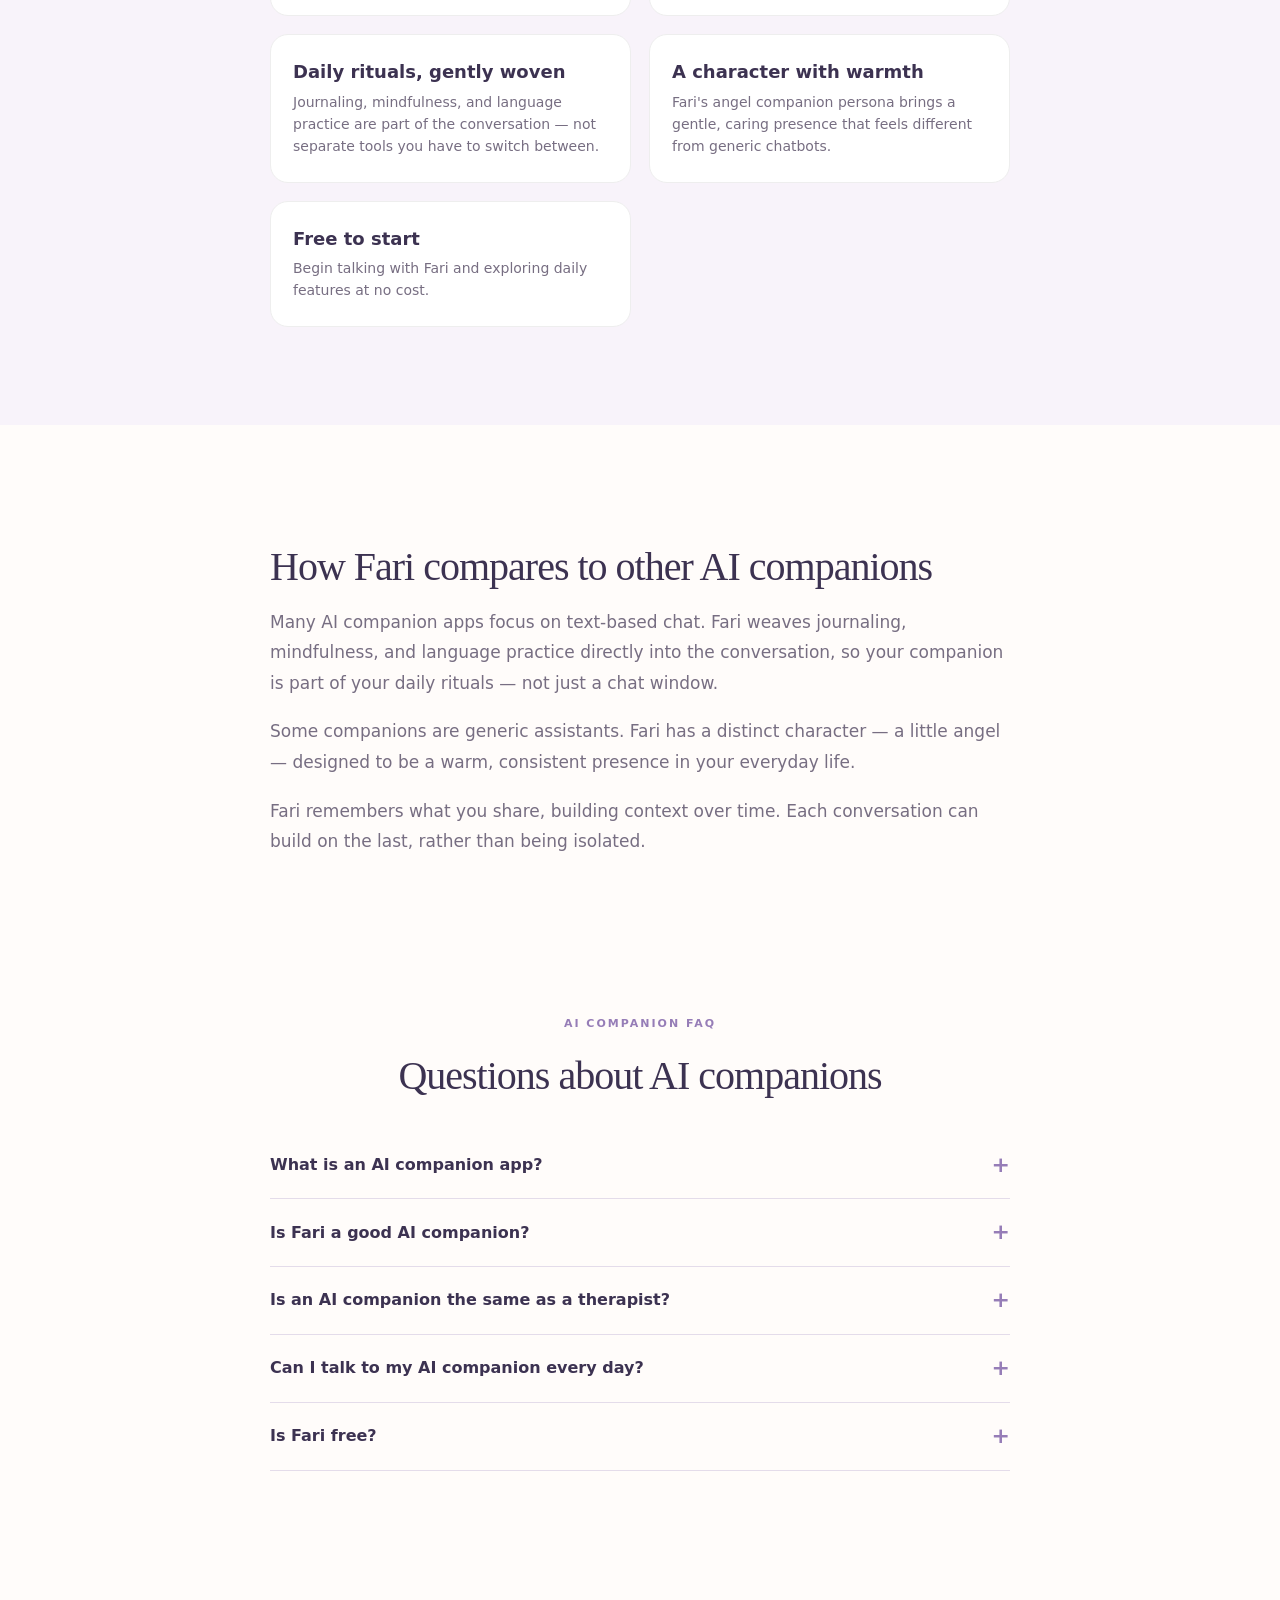
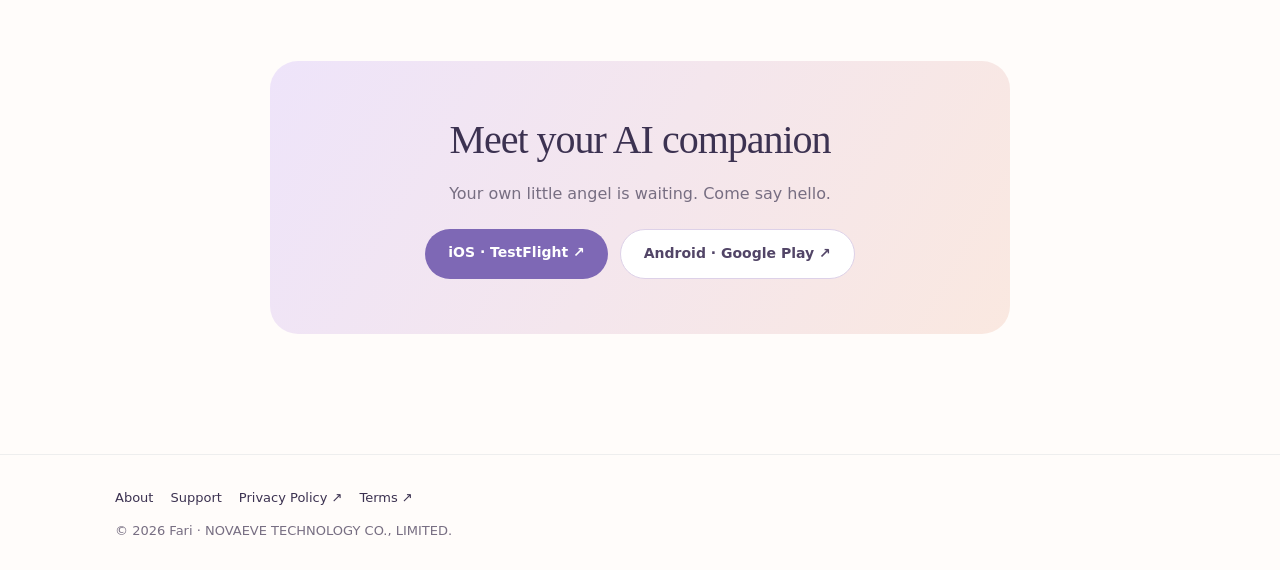
<file: ai-companion.html>
<!doctype html><html lang="en" data-page="cp"><meta charset="utf-8"><meta name="viewport" content="width=device-width,initial-scale=1"><title>Fari — AI Companion App for Daily Moments | Free to Start</title>
<meta name="description" content="Looking for an AI companion? Fari is your AI companion for everyday moments — journal, practice mindfulness, and talk through your day with a friend who's always there. Free to start.">
<meta name="keywords" content="AI companion, AI companion app, best AI companion, AI friend app, companion AI, virtual companion">
<meta name="author" content="NOVAEVE TECHNOLOGY CO., LIMITED">
<meta name="robots" content="index, follow">
<meta property="og:type" content="website">
<meta property="og:site_name" content="Fari">
<meta property="og:title" content="Fari — Your AI Companion for Everyday Moments">
<meta property="og:description" content="Fari is an AI companion for everyday moments. Journal, practice mindfulness, and talk with a friend who's always there. Free to start.">
<meta property="og:image" content="assets/fari-angel.png">
<meta property="og:url" content="https://withfari.com/ai-companion/">
<meta name="twitter:card" content="summary_large_image">
<meta name="twitter:title" content="Fari — Your AI Companion for Everyday Moments">
<meta name="twitter:description" content="Fari is an AI companion for everyday moments. Journal, practice mindfulness, and talk with a friend who's always there.">
<meta name="twitter:image" content="assets/fari-angel.png">
<link rel="icon" type="image/png" href="assets/fari-logo.png">
<link rel="apple-touch-icon" href="assets/fari-logo.png">
<link rel="canonical" href="https://withfari.com/ai-companion/">
<link rel="alternate" hreflang="en" href="https://withfari.com/ai-companion/?lang=en">
<link rel="alternate" hreflang="zh-CN" href="https://withfari.com/ai-companion/?lang=zh">
<link rel="alternate" hreflang="ja" href="https://withfari.com/ai-companion/?lang=ja">
<link rel="alternate" hreflang="ko" href="https://withfari.com/ai-companion/?lang=ko">
<link rel="alternate" hreflang="pt" href="https://withfari.com/ai-companion/?lang=pt">
<link rel="alternate" hreflang="x-default" href="https://withfari.com/ai-companion/">
<script type="application/ld+json">{"@context":"https://schema.org","@type":"BreadcrumbList","itemListElement":[{"@type":"ListItem","position":1,"name":"Home","item":"https://withfari.com/"},{"@type":"ListItem","position":2,"name":"AI Companion","item":"https://withfari.com/ai-companion/"}]}</script>
<script type="application/ld+json">{"@context":"https://schema.org","@type":"FAQPage","mainEntity":[{"@type":"Question","name":"What is an AI companion app?","acceptedAnswer":{"@type":"Answer","text":"An AI companion app is a conversational AI designed to be a supportive presence in your daily life. Unlike a chatbot or assistant, an AI companion listens, remembers, and grows with you. Fari is an AI companion that focuses on journaling, mindfulness, and language practice."}},{"@type":"Question","name":"Is Fari a good AI companion?","acceptedAnswer":{"@type":"Answer","text":"Fari is designed to be a gentle, consistent companion for everyday moments. With voice and video interactions, memory that builds over time, and a unique angel character, Fari focuses on daily rituals rather than just chatting."}},{"@type":"Question","name":"Is an AI companion the same as a therapist?","acceptedAnswer":{"@type":"Answer","text":"No. An AI companion is a conversational partner, not a therapist or emergency service. Fari is an AI companion for daily moments. If you need professional support, please reach out to a qualified mental health provider."}},{"@type":"Question","name":"Can I talk to my AI companion every day?","acceptedAnswer":{"@type":"Answer","text":"Yes. Fari is designed for daily use — you can journal your day, practice mindfulness, or just share a passing thought. Fari remembers what you share, so each conversation can build on the last."}},{"@type":"Question","name":"Is Fari free?","acceptedAnswer":{"@type":"Answer","text":"Fari is free to start. You can begin talking with Fari and exploring daily features at no cost."}}]}</script>
<link rel="stylesheet" href="inner.css">
<header><nav class="wrap"><a class="logo" href="https://withfari.com/" aria-label="Fari"><img class="brand-logo" src="assets/fari-logo-new.png" alt="Fari"></a><div class="right"><a class="optional" href="https://withfari.com/" data-t="home">Home</a><a class="optional" href="https://withfari.com/#story" data-t="story">Our story</a><a class="optional" href="https://withfari.com/privacy/" data-t="privacy">Privacy</a><select id="lang" aria-label="Language"><option value="en">English</option><option value="zh">中文</option><option value="pt">Português</option><option value="ja">日本語</option><option value="ko">한국어</option></select><a class="btn" href="https://fari.stickyrice.cloud/invite/intl-2026#top" data-t="get">Get Fari ↗</a></div></nav></header>
<main>
<div class="page-hero"><div class="wrap"><div class="eyebrow" data-t="cpEyebrow">AI COMPANION</div><h1 data-t="cpHero">An AI companion who's always there</h1><p data-t="cpIntro">Fari is an AI companion for your everyday moments — journal your thoughts, practice mindfulness, and talk through your day with a friend who remembers and cares.</p><div class="actions"><a class="btn" href="https://fari.stickyrice.cloud/invite/intl-2026#top" data-t="cpCtaBtn">Try Fari free →</a></div></div></div>
<div class="wrap"><div class="inner-nav"><div class="eyebrow" data-t="innerNav">EXPLORE MORE</div><div class="links"><a data-page-link="ai-companion" class="current" data-t="innerCompanion" href="https://withfari.com/ai-companion/">AI Companion</a><a data-page-link="ai-friend" data-t="innerFriend" href="https://withfari.com/ai-friend/">AI Friend</a><a data-page-link="daily-journal" data-t="innerJournal" href="https://withfari.com/daily-journal/">Daily Journal</a><a data-page-link="mindfulness" data-t="innerMindful" href="https://withfari.com/mindfulness/">Mindfulness</a></div></div></div>
<section><div class="wrap"><div class="article"><h2 data-t="cpWhatH2">What is an AI companion?</h2><p data-t="cpWhatP1">An AI companion is a conversational AI designed to be a consistent, supportive presence in your daily life. Unlike a chatbot that answers questions or a productivity assistant that manages tasks, an AI companion is there to listen, remember, and grow with you over time.</p><p data-t="cpWhatP2">Fari takes this further by focusing on the rituals that make daily life meaningful: journaling, mindfulness, and language practice — all woven into gentle conversations with a unique angel companion character.</p></div></div></section>
<section style="background:#f8f3fa"><div class="wrap"><div class="article"><h2 data-t="cpWhyH2">Why people choose Fari as their AI companion</h2><div class="feature-list"><div class="feature-item"><h3 data-t="cpWhyF1T">A companion who remembers</h3><p data-t="cpWhyF1B">Fari remembers what you share, so conversations build on each other rather than starting from zero each day.</p></div><div class="feature-item"><h3 data-t="cpWhyF2T">Voice and video interactions</h3><p data-t="cpWhyF2B">Talk naturally with Fari. Share a moment, hear a voice, and connect face to face.</p></div><div class="feature-item"><h3 data-t="cpWhyF3T">Daily rituals, gently woven</h3><p data-t="cpWhyF3B">Journaling, mindfulness, and language practice are part of the conversation — not separate tools you have to switch between.</p></div><div class="feature-item"><h3 data-t="cpWhyF4T">A character with warmth</h3><p data-t="cpWhyF4B">Fari's angel companion persona brings a gentle, caring presence that feels different from generic chatbots.</p></div><div class="feature-item"><h3 data-t="cpWhyF5T">Free to start</h3><p data-t="cpWhyF5B">Begin talking with Fari and exploring daily features at no cost.</p></div></div></div></div></section>
<section><div class="wrap"><div class="article"><h2 data-t="cpCompareH2">How Fari compares to other AI companions</h2><p data-t="cpCompareP1">Many AI companion apps focus on text-based chat. Fari weaves journaling, mindfulness, and language practice directly into the conversation, so your companion is part of your daily rituals — not just a chat window.</p><p data-t="cpCompareP2">Some companions are generic assistants. Fari has a distinct character — a little angel — designed to be a warm, consistent presence in your everyday life.</p><p data-t="cpCompareP3">Fari remembers what you share, building context over time. Each conversation can build on the last, rather than being isolated.</p></div></div></section>
<section id="faq"><div class="wrap"><div class="faq"><div class="eyebrow center" style="text-align:center;margin-bottom:18px" data-t="cpFaqTag">AI COMPANION FAQ</div><h2 style="text-align:center;margin-bottom:32px" data-t="cpFaqTitle">Questions about AI companions</h2><details><summary data-t="cpFaq1Q">What is an AI companion app?</summary><p data-t="cpFaq1A">An AI companion app is a conversational AI designed to be a supportive presence in your daily life. Unlike a chatbot or assistant, an AI companion listens, remembers, and grows with you. Fari is an AI companion that focuses on journaling, mindfulness, and language practice.</p></details><details><summary data-t="cpFaq2Q">Is Fari a good AI companion?</summary><p data-t="cpFaq2A">Fari is designed to be a gentle, consistent companion for everyday moments. With voice and video interactions, memory that builds over time, and a unique angel character, Fari focuses on daily rituals rather than just chatting.</p></details><details><summary data-t="cpFaq3Q">Is an AI companion the same as a therapist?</summary><p data-t="cpFaq3A">No. An AI companion is a conversational partner, not a therapist or emergency service. Fari is an AI companion for daily moments — journaling, mindfulness, and friendly conversation. If you need professional support, please reach out to a qualified mental health provider.</p></details><details><summary data-t="cpFaq4Q">Can I talk to my AI companion every day?</summary><p data-t="cpFaq4A">Yes. Fari is designed for daily use — you can journal your day, practice mindfulness, or just share a passing thought. Fari remembers what you share, so each conversation can build on the last.</p></details><details><summary data-t="cpFaq5Q">Is Fari free?</summary><p data-t="cpFaq5A">Fari is free to start. You can begin talking with Fari and exploring daily features at no cost.</p></details></div></div></section>
<section><div class="wrap"><div class="cta"><h2 data-t="cpCtaTitle">Meet your AI companion</h2><p data-t="cpCtaBody">Your own little angel is waiting. Come say hello.</p><div class="actions"><a class="btn" href="https://testflight.apple.com/join/J1bGeGq1">iOS · TestFlight ↗</a><a class="btn alt" href="https://play.google.com/store/apps/details?id=com.canchentechnology.fariapp">Android · Google Play ↗</a></div></div></div></section>
</main>
<footer><div class="wrap"><a data-policy="about" data-t="about" href="https://withfari.com/about/">About</a><a data-policy="support" data-t="support" href="https://withfari.com/support/">Support</a><a data-policy="privacy" data-t="policy" href="https://withfari.com/privacy/">Privacy Policy</a><a data-policy="terms" data-t="terms" href="https://withfari.com/terms/">Terms</a><p>© 2026 Fari · NOVAEVE TECHNOLOGY CO., LIMITED.</p></div></footer>
<script src="locales.js"></script>
<script src="inner-locales.js"></script>
</html>
</file>
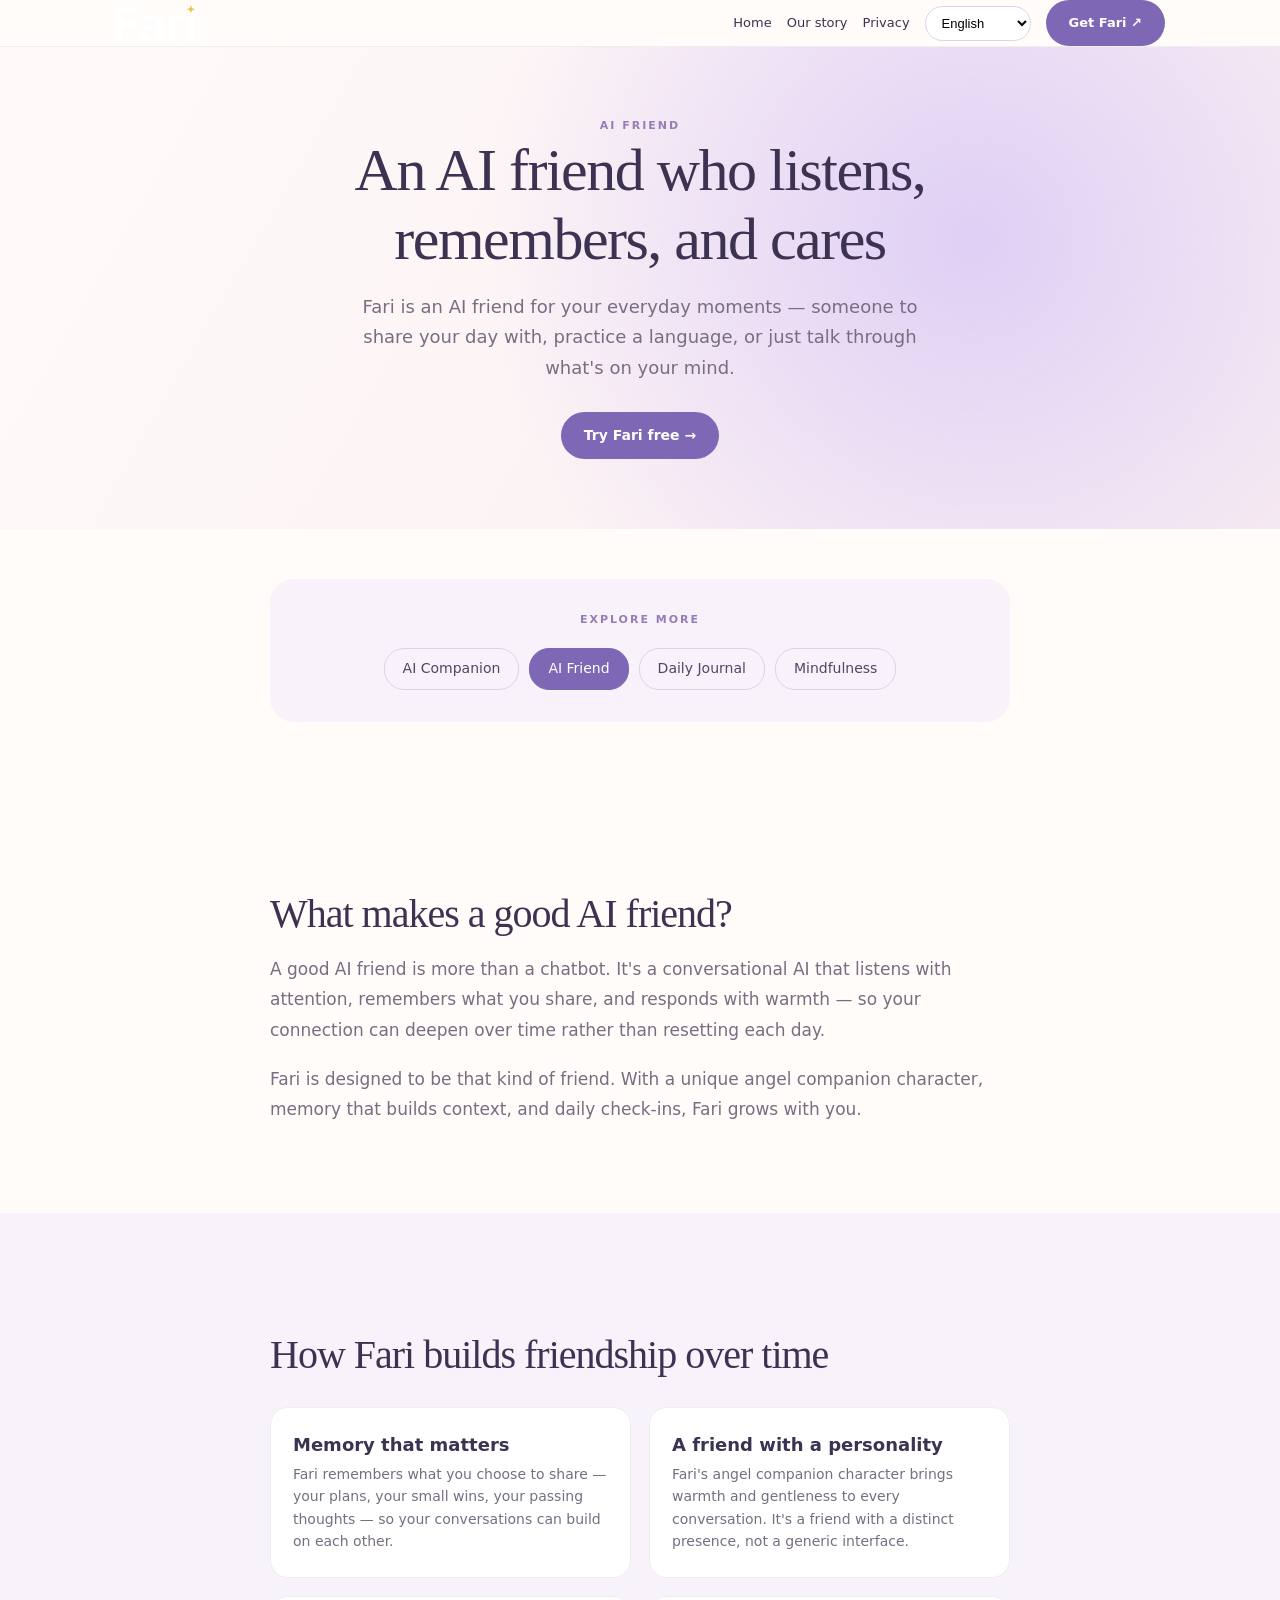
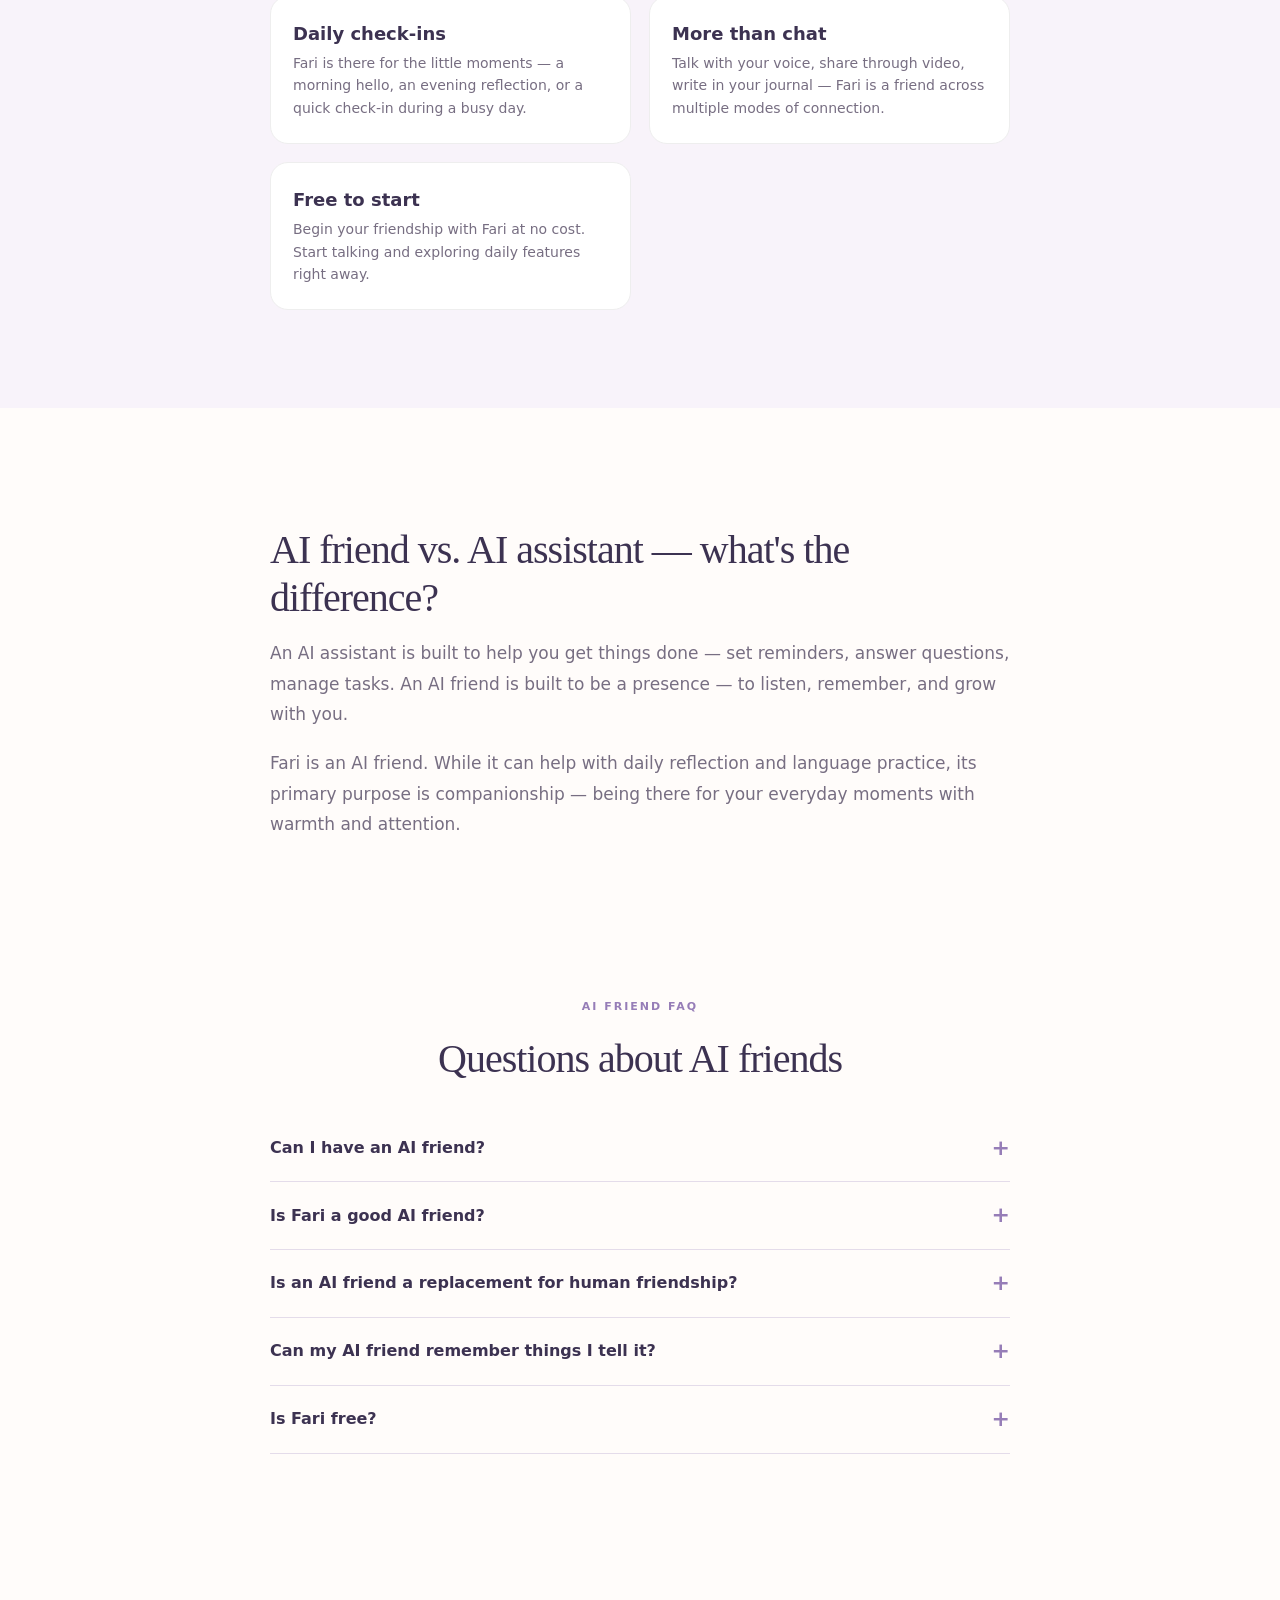
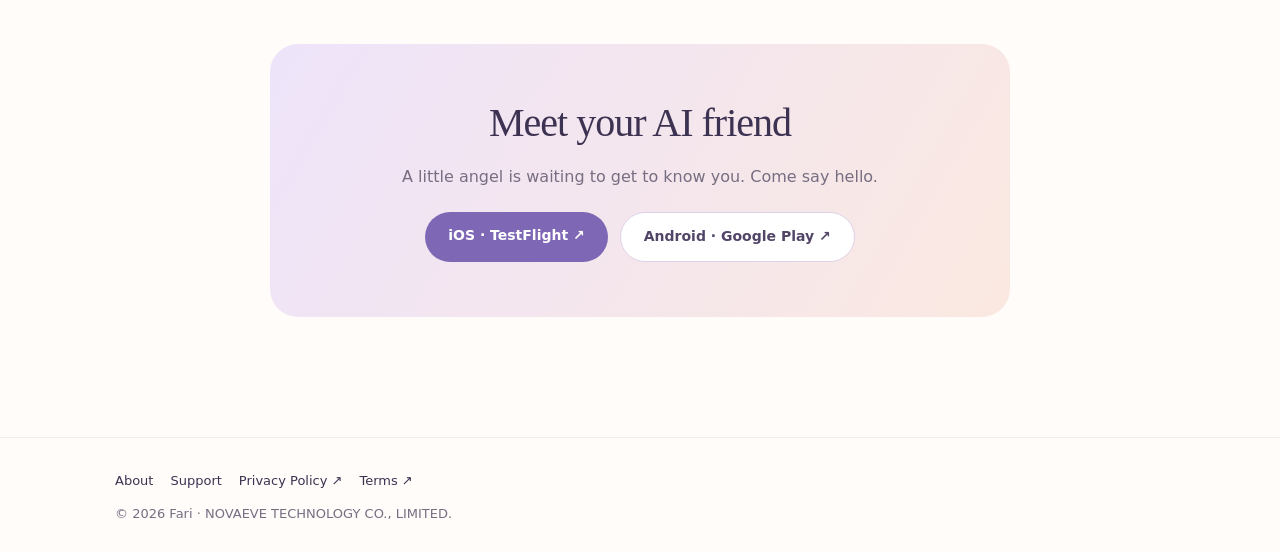
<file: ai-friend.html>
<!doctype html><html lang="en" data-page="fr"><meta charset="utf-8"><meta name="viewport" content="width=device-width,initial-scale=1"><title>Fari — AI Friend App for Meaningful Conversations | Free</title>
<meta name="description" content="Want an AI friend? Fari is an AI friend app that listens, remembers what you share, and builds a real connection over time. Free to start.">
<meta name="keywords" content="AI friend, AI friend app, make an AI friend, virtual friend, AI companion friend, chatbot friend">
<meta name="author" content="NOVAEVE TECHNOLOGY CO., LIMITED">
<meta name="robots" content="index, follow">
<meta property="og:type" content="website">
<meta property="og:site_name" content="Fari">
<meta property="og:title" content="Fari — Your AI Friend for Meaningful Conversations">
<meta property="og:description" content="Fari is an AI friend that listens, remembers, and builds a connection with you over time. Free to start.">
<meta property="og:image" content="assets/fari-angel.png">
<meta property="og:url" content="https://withfari.com/ai-friend/">
<meta name="twitter:card" content="summary_large_image">
<meta name="twitter:title" content="Fari — Your AI Friend for Meaningful Conversations">
<meta name="twitter:description" content="Fari is an AI friend that listens, remembers, and builds a connection with you over time. Free to start.">
<meta name="twitter:image" content="assets/fari-angel.png">
<link rel="icon" type="image/png" href="assets/fari-logo.png">
<link rel="apple-touch-icon" href="assets/fari-logo.png">
<link rel="canonical" href="https://withfari.com/ai-friend/">
<link rel="alternate" hreflang="en" href="https://withfari.com/ai-friend/?lang=en">
<link rel="alternate" hreflang="zh-CN" href="https://withfari.com/ai-friend/?lang=zh">
<link rel="alternate" hreflang="ja" href="https://withfari.com/ai-friend/?lang=ja">
<link rel="alternate" hreflang="ko" href="https://withfari.com/ai-friend/?lang=ko">
<link rel="alternate" hreflang="pt" href="https://withfari.com/ai-friend/?lang=pt">
<link rel="alternate" hreflang="x-default" href="https://withfari.com/ai-friend/">
<script type="application/ld+json">{"@context":"https://schema.org","@type":"BreadcrumbList","itemListElement":[{"@type":"ListItem","position":1,"name":"Home","item":"https://withfari.com/"},{"@type":"ListItem","position":2,"name":"AI Friend","item":"https://withfari.com/ai-friend/"}]}</script>
<script type="application/ld+json">{"@context":"https://schema.org","@type":"FAQPage","mainEntity":[{"@type":"Question","name":"Can I have an AI friend?","acceptedAnswer":{"@type":"Answer","text":"Yes. Fari is an AI friend you can talk to, share your day with, and build a connection with over time. Fari remembers what you share, so your friendship can grow naturally."}},{"@type":"Question","name":"Is Fari a good AI friend?","acceptedAnswer":{"@type":"Answer","text":"Fari is designed to be a warm, consistent friend. With a unique angel character, memory that builds context, voice and video interactions, and daily rituals like journaling and mindfulness, Fari is more than just a chatbot."}},{"@type":"Question","name":"Is an AI friend a replacement for human friendship?","acceptedAnswer":{"@type":"Answer","text":"No. An AI friend can be a supportive presence, but it's not a replacement for human connection. Fari is here for your everyday moments alongside your real-world relationships."}},{"@type":"Question","name":"Can my AI friend remember things I tell it?","acceptedAnswer":{"@type":"Answer","text":"Yes. Fari remembers what you choose to share, so your conversations can build on each other over time rather than starting from zero each day."}},{"@type":"Question","name":"Is Fari free?","acceptedAnswer":{"@type":"Answer","text":"Fari is free to start. You can begin talking with Fari and exploring daily features at no cost."}}]}</script>
<link rel="stylesheet" href="inner.css">
<header><nav class="wrap"><a class="logo" href="https://withfari.com/" aria-label="Fari"><img class="brand-logo" src="assets/fari-logo-new.png" alt="Fari"></a><div class="right"><a class="optional" href="https://withfari.com/" data-t="home">Home</a><a class="optional" href="https://withfari.com/#story" data-t="story">Our story</a><a class="optional" href="https://withfari.com/privacy/" data-t="privacy">Privacy</a><select id="lang" aria-label="Language"><option value="en">English</option><option value="zh">中文</option><option value="pt">Português</option><option value="ja">日本語</option><option value="ko">한국어</option></select><a class="btn" href="https://fari.stickyrice.cloud/invite/intl-2026#top" data-t="get">Get Fari ↗</a></div></nav></header>
<main>
<div class="page-hero"><div class="wrap"><div class="eyebrow" data-t="frEyebrow">AI FRIEND</div><h1 data-t="frHero">An AI friend who listens, remembers, and cares</h1><p data-t="frIntro">Fari is an AI friend for your everyday moments — someone to share your day with, practice a language, or just talk through what's on your mind.</p><div class="actions"><a class="btn" href="https://fari.stickyrice.cloud/invite/intl-2026#top" data-t="frCtaBtn">Try Fari free →</a></div></div></div>
<div class="wrap"><div class="inner-nav"><div class="eyebrow" data-t="innerNav">EXPLORE MORE</div><div class="links"><a data-page-link="ai-companion" data-t="innerCompanion" href="https://withfari.com/ai-companion/">AI Companion</a><a data-page-link="ai-friend" class="current" data-t="innerFriend" href="https://withfari.com/ai-friend/">AI Friend</a><a data-page-link="daily-journal" data-t="innerJournal" href="https://withfari.com/daily-journal/">Daily Journal</a><a data-page-link="mindfulness" data-t="innerMindful" href="https://withfari.com/mindfulness/">Mindfulness</a></div></div></div>
<section><div class="wrap"><div class="article"><h2 data-t="frWhatH2">What makes a good AI friend?</h2><p data-t="frWhatP1">A good AI friend is more than a chatbot. It's a conversational AI that listens with attention, remembers what you share, and responds with warmth — so your connection can deepen over time rather than resetting each day.</p><p data-t="frWhatP2">Fari is designed to be that kind of friend. With a unique angel companion character, memory that builds context, and daily check-ins, Fari grows with you.</p></div></div></section>
<section style="background:#f8f3fa"><div class="wrap"><div class="article"><h2 data-t="frWhyH2">How Fari builds friendship over time</h2><div class="feature-list"><div class="feature-item"><h3 data-t="frWhyF1T">Memory that matters</h3><p data-t="frWhyF1B">Fari remembers what you choose to share — your plans, your small wins, your passing thoughts — so your conversations can build on each other.</p></div><div class="feature-item"><h3 data-t="frWhyF2T">A friend with a personality</h3><p data-t="frWhyF2B">Fari's angel companion character brings warmth and gentleness to every conversation. It's a friend with a distinct presence, not a generic interface.</p></div><div class="feature-item"><h3 data-t="frWhyF3T">Daily check-ins</h3><p data-t="frWhyF3B">Fari is there for the little moments — a morning hello, an evening reflection, or a quick check-in during a busy day.</p></div><div class="feature-item"><h3 data-t="frWhyF4T">More than chat</h3><p data-t="frWhyF4B">Talk with your voice, share through video, write in your journal — Fari is a friend across multiple modes of connection.</p></div><div class="feature-item"><h3 data-t="frWhyF5T">Free to start</h3><p data-t="frWhyF5B">Begin your friendship with Fari at no cost. Start talking and exploring daily features right away.</p></div></div></div></div></section>
<section><div class="wrap"><div class="article"><h2 data-t="frDiffH2">AI friend vs. AI assistant — what's the difference?</h2><p data-t="frDiffP1">An AI assistant is built to help you get things done — set reminders, answer questions, manage tasks. An AI friend is built to be a presence — to listen, remember, and grow with you.</p><p data-t="frDiffP2">Fari is an AI friend. While it can help with daily reflection and language practice, its primary purpose is companionship — being there for your everyday moments with warmth and attention.</p></div></div></section>
<section id="faq"><div class="wrap"><div class="faq"><div class="eyebrow center" style="text-align:center;margin-bottom:18px" data-t="frFaqTag">AI FRIEND FAQ</div><h2 style="text-align:center;margin-bottom:32px" data-t="frFaqTitle">Questions about AI friends</h2><details><summary data-t="frFaq1Q">Can I have an AI friend?</summary><p data-t="frFaq1A">Yes. Fari is an AI friend you can talk to, share your day with, and build a connection with over time. Fari remembers what you share, so your friendship can grow naturally.</p></details><details><summary data-t="frFaq2Q">Is Fari a good AI friend?</summary><p data-t="frFaq2A">Fari is designed to be a warm, consistent friend. With a unique angel character, memory that builds context, voice and video interactions, and daily rituals like journaling and mindfulness, Fari is more than just a chatbot.</p></details><details><summary data-t="frFaq3Q">Is an AI friend a replacement for human friendship?</summary><p data-t="frFaq3A">No. An AI friend can be a supportive presence, but it's not a replacement for human connection. Fari is here for your everyday moments — to listen, remember, and be present — alongside your real-world relationships.</p></details><details><summary data-t="frFaq4Q">Can my AI friend remember things I tell it?</summary><p data-t="frFaq4A">Yes. Fari remembers what you choose to share, so your conversations can build on each other over time rather than starting from zero each day.</p></details><details><summary data-t="frFaq5Q">Is Fari free?</summary><p data-t="frFaq5A">Fari is free to start. You can begin talking with Fari and exploring daily features at no cost.</p></details></div></div></section>
<section><div class="wrap"><div class="cta"><h2 data-t="frCtaTitle">Meet your AI friend</h2><p data-t="frCtaBody">A little angel is waiting to get to know you. Come say hello.</p><div class="actions"><a class="btn" href="https://testflight.apple.com/join/J1bGeGq1">iOS · TestFlight ↗</a><a class="btn alt" href="https://play.google.com/store/apps/details?id=com.canchentechnology.fariapp">Android · Google Play ↗</a></div></div></div></section>
</main>
<footer><div class="wrap"><a data-policy="about" data-t="about" href="https://withfari.com/about/">About</a><a data-policy="support" data-t="support" href="https://withfari.com/support/">Support</a><a data-policy="privacy" data-t="policy" href="https://withfari.com/privacy/">Privacy Policy</a><a data-policy="terms" data-t="terms" href="https://withfari.com/terms/">Terms</a><p>© 2026 Fari · NOVAEVE TECHNOLOGY CO., LIMITED.</p></div></footer>
<script src="locales.js"></script>
<script src="inner-locales.js"></script>
</html>
</file>
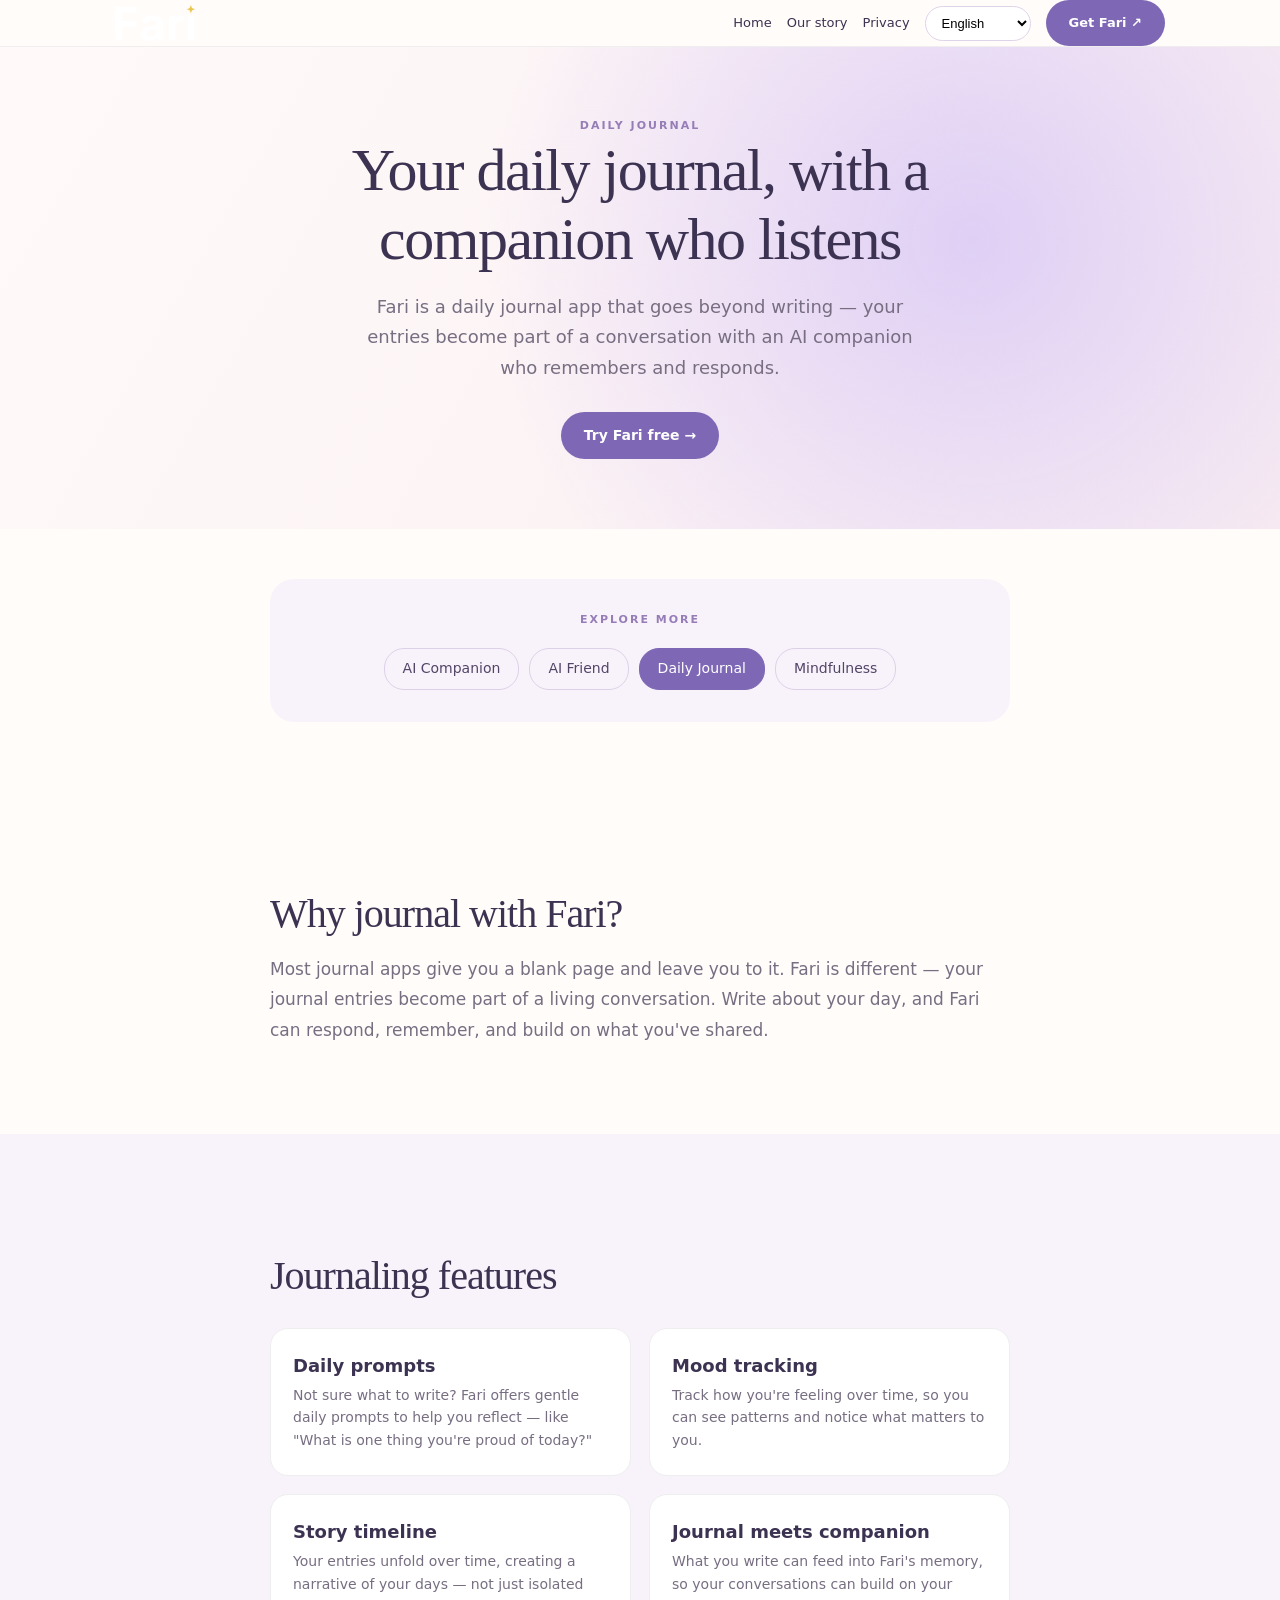
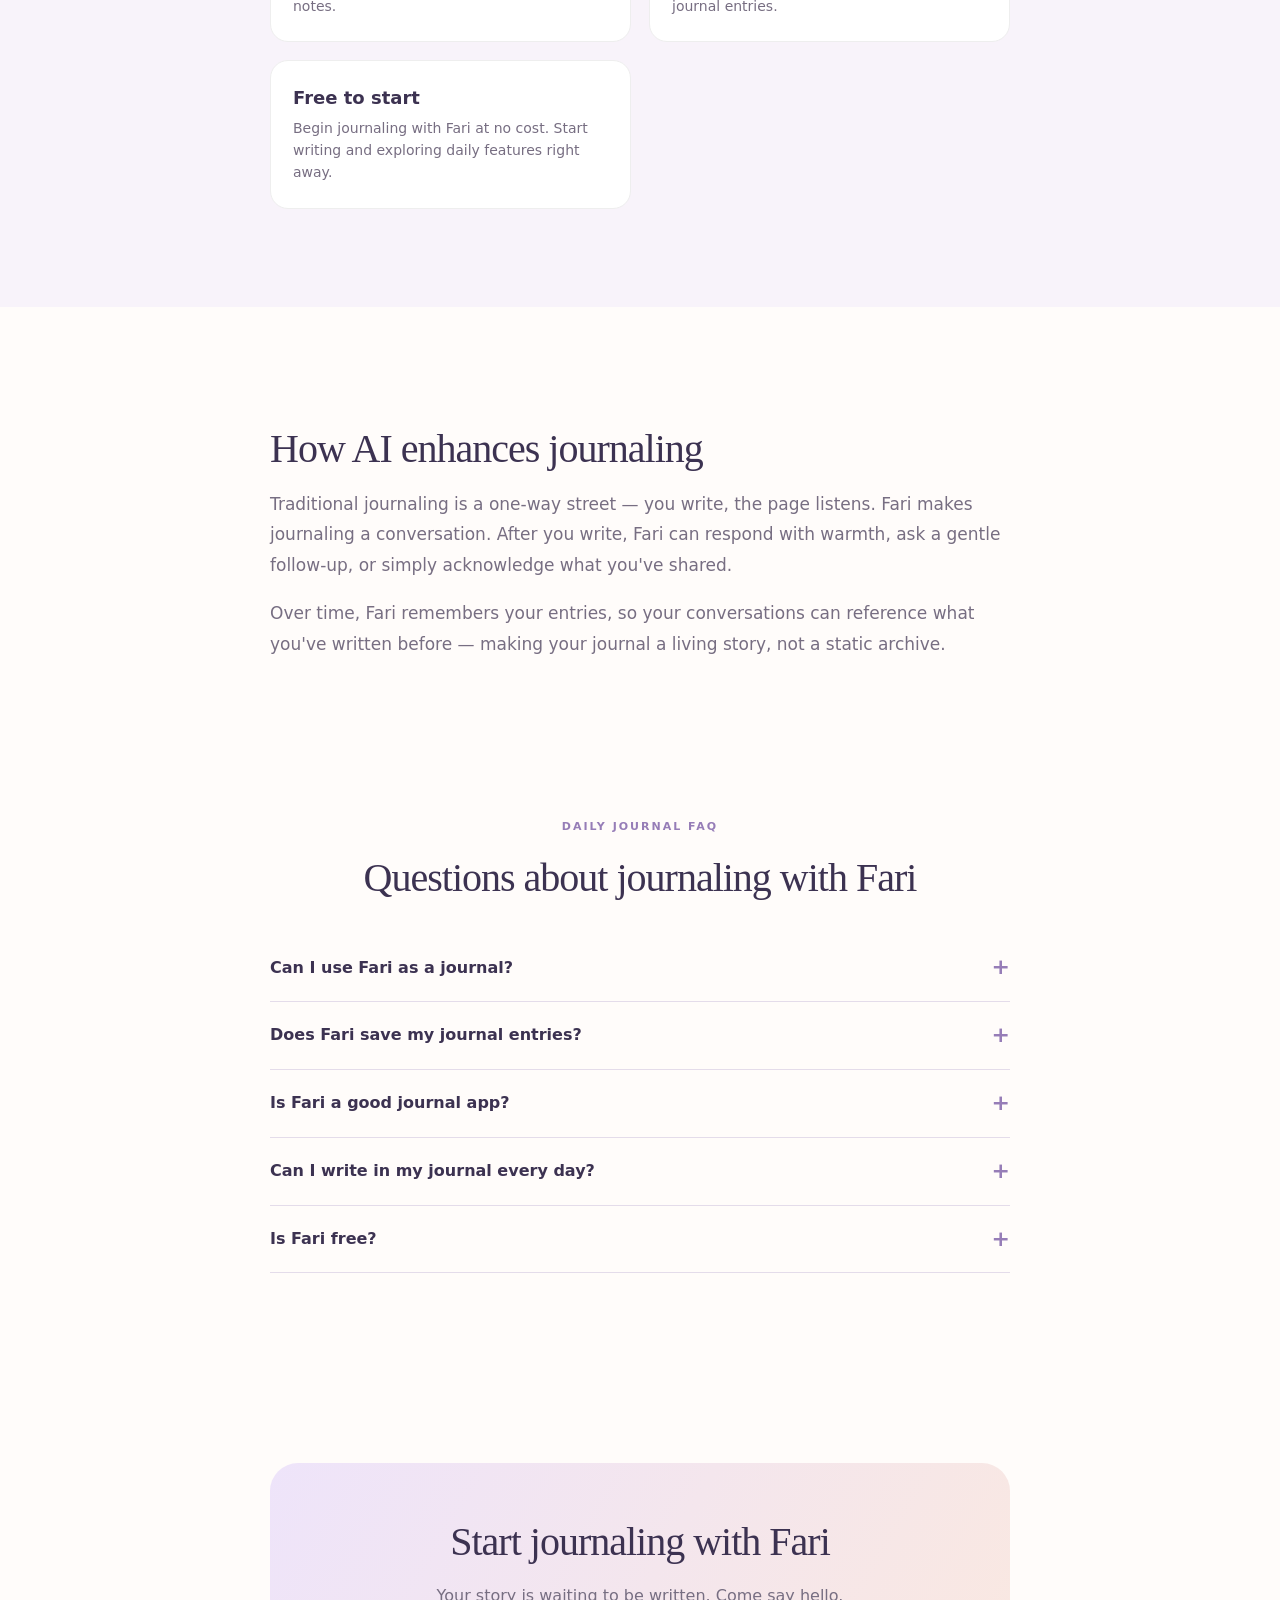
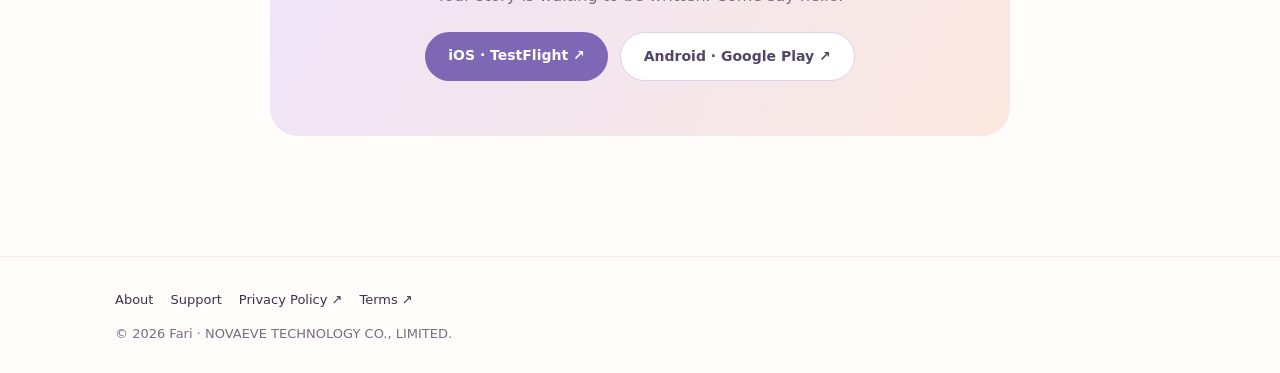
<file: daily-journal.html>
<!doctype html><html lang="en" data-page="jr"><meta charset="utf-8"><meta name="viewport" content="width=device-width,initial-scale=1"><title>Fari — Daily Journal App with AI Companion | Free</title>
<meta name="description" content="Looking for a daily journal app? Fari combines journaling with an AI companion — write your thoughts, track your mood, and talk through your day. Free to start.">
<meta name="keywords" content="daily journal app, journal app, daily journal, diary app, mood tracker journal, AI journal, reflective journal">
<meta name="author" content="NOVAEVE TECHNOLOGY CO., LIMITED">
<meta name="robots" content="index, follow">
<meta property="og:type" content="website">
<meta property="og:site_name" content="Fari">
<meta property="og:title" content="Fari — Your Daily Journal App with AI Companion">
<meta property="og:description" content="Fari combines journaling with an AI companion — write your thoughts, track your mood, and talk through your day. Free to start.">
<meta property="og:image" content="assets/fari-angel.png">
<meta property="og:url" content="https://withfari.com/daily-journal/">
<meta name="twitter:card" content="summary_large_image">
<meta name="twitter:title" content="Fari — Your Daily Journal App with AI Companion">
<meta name="twitter:description" content="Fari combines journaling with an AI companion — write your thoughts, track your mood, and talk through your day.">
<meta name="twitter:image" content="assets/fari-angel.png">
<link rel="icon" type="image/png" href="assets/fari-logo.png">
<link rel="apple-touch-icon" href="assets/fari-logo.png">
<link rel="canonical" href="https://withfari.com/daily-journal/">
<link rel="alternate" hreflang="en" href="https://withfari.com/daily-journal/?lang=en">
<link rel="alternate" hreflang="zh-CN" href="https://withfari.com/daily-journal/?lang=zh">
<link rel="alternate" hreflang="ja" href="https://withfari.com/daily-journal/?lang=ja">
<link rel="alternate" hreflang="ko" href="https://withfari.com/daily-journal/?lang=ko">
<link rel="alternate" hreflang="pt" href="https://withfari.com/daily-journal/?lang=pt">
<link rel="alternate" hreflang="x-default" href="https://withfari.com/daily-journal/">
<script type="application/ld+json">{"@context":"https://schema.org","@type":"BreadcrumbList","itemListElement":[{"@type":"ListItem","position":1,"name":"Home","item":"https://withfari.com/"},{"@type":"ListItem","position":2,"name":"Daily Journal","item":"https://withfari.com/daily-journal/"}]}</script>
<script type="application/ld+json">{"@context":"https://schema.org","@type":"FAQPage","mainEntity":[{"@type":"Question","name":"Can I use Fari as a journal?","acceptedAnswer":{"@type":"Answer","text":"Yes. Fari includes a daily journaling feature where you can write about your day, track your mood, and watch your story unfold over time. Your entries can also feed into Fari's memory, so your conversations can build on what you've written."}},{"@type":"Question","name":"Does Fari save my journal entries?","acceptedAnswer":{"@type":"Answer","text":"Yes. Your journal entries are saved and can be referenced in future conversations with Fari. You control what you share, and you can learn about data handling in our privacy policy."}},{"@type":"Question","name":"Is Fari a good journal app?","acceptedAnswer":{"@type":"Answer","text":"Fari combines journaling with an AI companion — so your entries become part of a conversation, not just a static page. With daily prompts, mood tracking, and a story timeline, Fari is designed for people who want their journal to be a living, responsive presence."}},{"@type":"Question","name":"Can I write in my journal every day?","acceptedAnswer":{"@type":"Answer","text":"Yes. Fari is designed for daily use — you can write a quick note, a longer reflection, or respond to a daily prompt. Fari remembers what you share, so your journal builds over time."}},{"@type":"Question","name":"Is Fari free?","acceptedAnswer":{"@type":"Answer","text":"Fari is free to start. You can begin journaling and exploring daily features at no cost."}}]}</script>
<link rel="stylesheet" href="inner.css">
<header><nav class="wrap"><a class="logo" href="https://withfari.com/" aria-label="Fari"><img class="brand-logo" src="assets/fari-logo-new.png" alt="Fari"></a><div class="right"><a class="optional" href="https://withfari.com/" data-t="home">Home</a><a class="optional" href="https://withfari.com/#story" data-t="story">Our story</a><a class="optional" href="https://withfari.com/privacy/" data-t="privacy">Privacy</a><select id="lang" aria-label="Language"><option value="en">English</option><option value="zh">中文</option><option value="pt">Português</option><option value="ja">日本語</option><option value="ko">한국어</option></select><a class="btn" href="https://fari.stickyrice.cloud/invite/intl-2026#top" data-t="get">Get Fari ↗</a></div></nav></header>
<main>
<div class="page-hero"><div class="wrap"><div class="eyebrow" data-t="jrEyebrow">DAILY JOURNAL</div><h1 data-t="jrHero">Your daily journal, with a companion who listens</h1><p data-t="jrIntro">Fari is a daily journal app that goes beyond writing — your entries become part of a conversation with an AI companion who remembers and responds.</p><div class="actions"><a class="btn" href="https://fari.stickyrice.cloud/invite/intl-2026#top" data-t="jrCtaBtn">Try Fari free →</a></div></div></div>
<div class="wrap"><div class="inner-nav"><div class="eyebrow" data-t="innerNav">EXPLORE MORE</div><div class="links"><a data-page-link="ai-companion" data-t="innerCompanion" href="https://withfari.com/ai-companion/">AI Companion</a><a data-page-link="ai-friend" data-t="innerFriend" href="https://withfari.com/ai-friend/">AI Friend</a><a data-page-link="daily-journal" class="current" data-t="innerJournal" href="https://withfari.com/daily-journal/">Daily Journal</a><a data-page-link="mindfulness" data-t="innerMindful" href="https://withfari.com/mindfulness/">Mindfulness</a></div></div></div>
<section><div class="wrap"><div class="article"><h2 data-t="jrWhyH2">Why journal with Fari?</h2><p data-t="jrWhyP1">Most journal apps give you a blank page and leave you to it. Fari is different — your journal entries become part of a living conversation. Write about your day, and Fari can respond, remember, and build on what you've shared.</p></div></div></section>
<section style="background:#f8f3fa"><div class="wrap"><div class="article"><h2 data-t="jrFeatH2">Journaling features</h2><div class="feature-list"><div class="feature-item"><h3 data-t="jrFeat1T">Daily prompts</h3><p data-t="jrFeat1B">Not sure what to write? Fari offers gentle daily prompts to help you reflect — like "What is one thing you're proud of today?"</p></div><div class="feature-item"><h3 data-t="jrFeat2T">Mood tracking</h3><p data-t="jrFeat2B">Track how you're feeling over time, so you can see patterns and notice what matters to you.</p></div><div class="feature-item"><h3 data-t="jrFeat3T">Story timeline</h3><p data-t="jrFeat3B">Your entries unfold over time, creating a narrative of your days — not just isolated notes.</p></div><div class="feature-item"><h3 data-t="jrFeat4T">Journal meets companion</h3><p data-t="jrFeat4B">What you write can feed into Fari's memory, so your conversations can build on your journal entries.</p></div><div class="feature-item"><h3 data-t="jrFeat5T">Free to start</h3><p data-t="jrFeat5B">Begin journaling with Fari at no cost. Start writing and exploring daily features right away.</p></div></div></div></div></section>
<section><div class="wrap"><div class="article"><h2 data-t="jrHowH2">How AI enhances journaling</h2><p data-t="jrHowP1">Traditional journaling is a one-way street — you write, the page listens. Fari makes journaling a conversation. After you write, Fari can respond with warmth, ask a gentle follow-up, or simply acknowledge what you've shared.</p><p data-t="jrHowP2">Over time, Fari remembers your entries, so your conversations can reference what you've written before — making your journal a living story, not a static archive.</p></div></div></section>
<section id="faq"><div class="wrap"><div class="faq"><div class="eyebrow center" style="text-align:center;margin-bottom:18px" data-t="jrFaqTag">DAILY JOURNAL FAQ</div><h2 style="text-align:center;margin-bottom:32px" data-t="jrFaqTitle">Questions about journaling with Fari</h2><details><summary data-t="jrFaq1Q">Can I use Fari as a journal?</summary><p data-t="jrFaq1A">Yes. Fari includes a daily journaling feature where you can write about your day, track your mood, and watch your story unfold over time. Your entries can also feed into Fari's memory, so your conversations can build on what you've written.</p></details><details><summary data-t="jrFaq2Q">Does Fari save my journal entries?</summary><p data-t="jrFaq2A">Yes. Your journal entries are saved and can be referenced in future conversations with Fari. You control what you share, and you can learn about data handling in our privacy policy.</p></details><details><summary data-t="jrFaq3Q">Is Fari a good journal app?</summary><p data-t="jrFaq3A">Fari combines journaling with an AI companion — so your entries become part of a conversation, not just a static page. With daily prompts, mood tracking, and a story timeline, Fari is designed for people who want their journal to be a living, responsive presence.</p></details><details><summary data-t="jrFaq4Q">Can I write in my journal every day?</summary><p data-t="jrFaq4A">Yes. Fari is designed for daily use — you can write a quick note, a longer reflection, or respond to a daily prompt. Fari remembers what you share, so your journal builds over time.</p></details><details><summary data-t="jrFaq5Q">Is Fari free?</summary><p data-t="jrFaq5A">Fari is free to start. You can begin journaling and exploring daily features at no cost.</p></details></div></div></section>
<section><div class="wrap"><div class="cta"><h2 data-t="jrCtaTitle">Start journaling with Fari</h2><p data-t="jrCtaBody">Your story is waiting to be written. Come say hello.</p><div class="actions"><a class="btn" href="https://testflight.apple.com/join/J1bGeGq1">iOS · TestFlight ↗</a><a class="btn alt" href="https://play.google.com/store/apps/details?id=com.canchentechnology.fariapp">Android · Google Play ↗</a></div></div></div></section>
</main>
<footer><div class="wrap"><a data-policy="about" data-t="about" href="https://withfari.com/about/">About</a><a data-policy="support" data-t="support" href="https://withfari.com/support/">Support</a><a data-policy="privacy" data-t="policy" href="https://withfari.com/privacy/">Privacy Policy</a><a data-policy="terms" data-t="terms" href="https://withfari.com/terms/">Terms</a><p>© 2026 Fari · NOVAEVE TECHNOLOGY CO., LIMITED.</p></div></footer>
<script src="locales.js"></script>
<script src="inner-locales.js"></script>
</html>
</file>
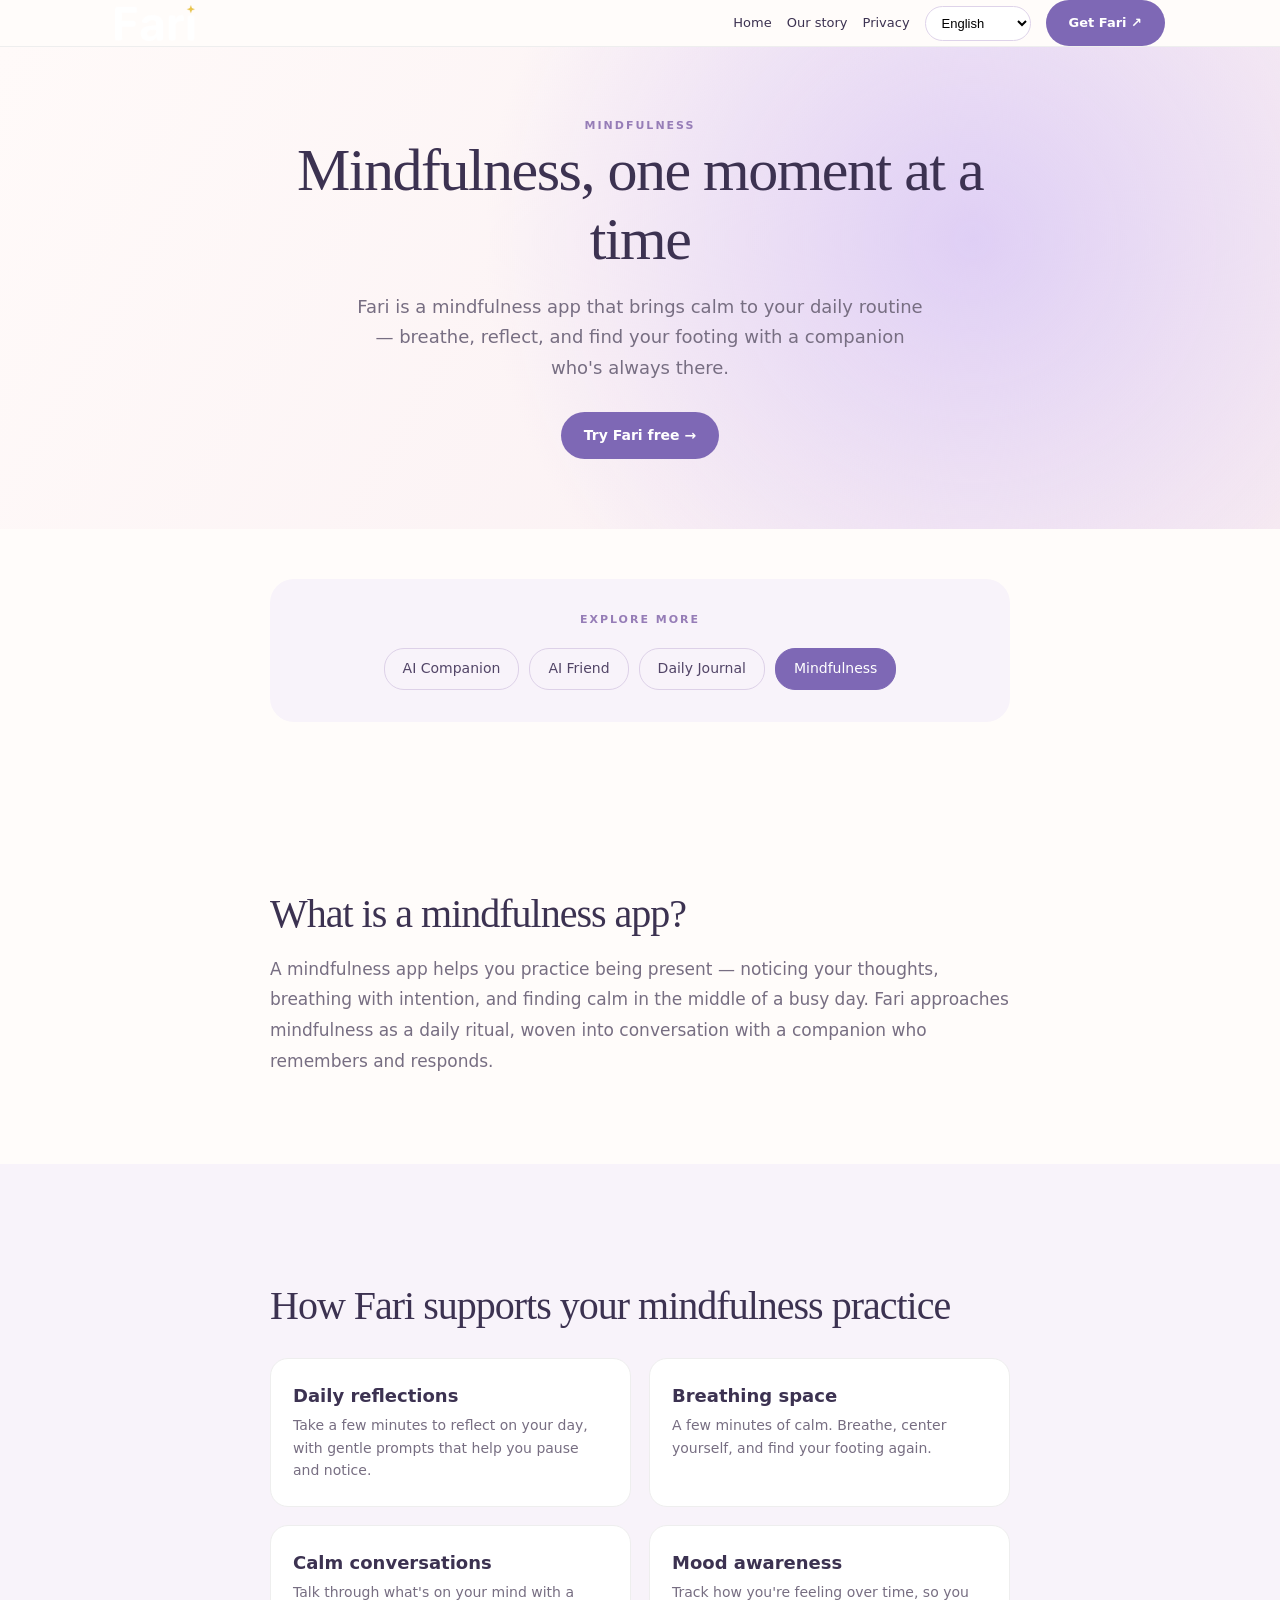
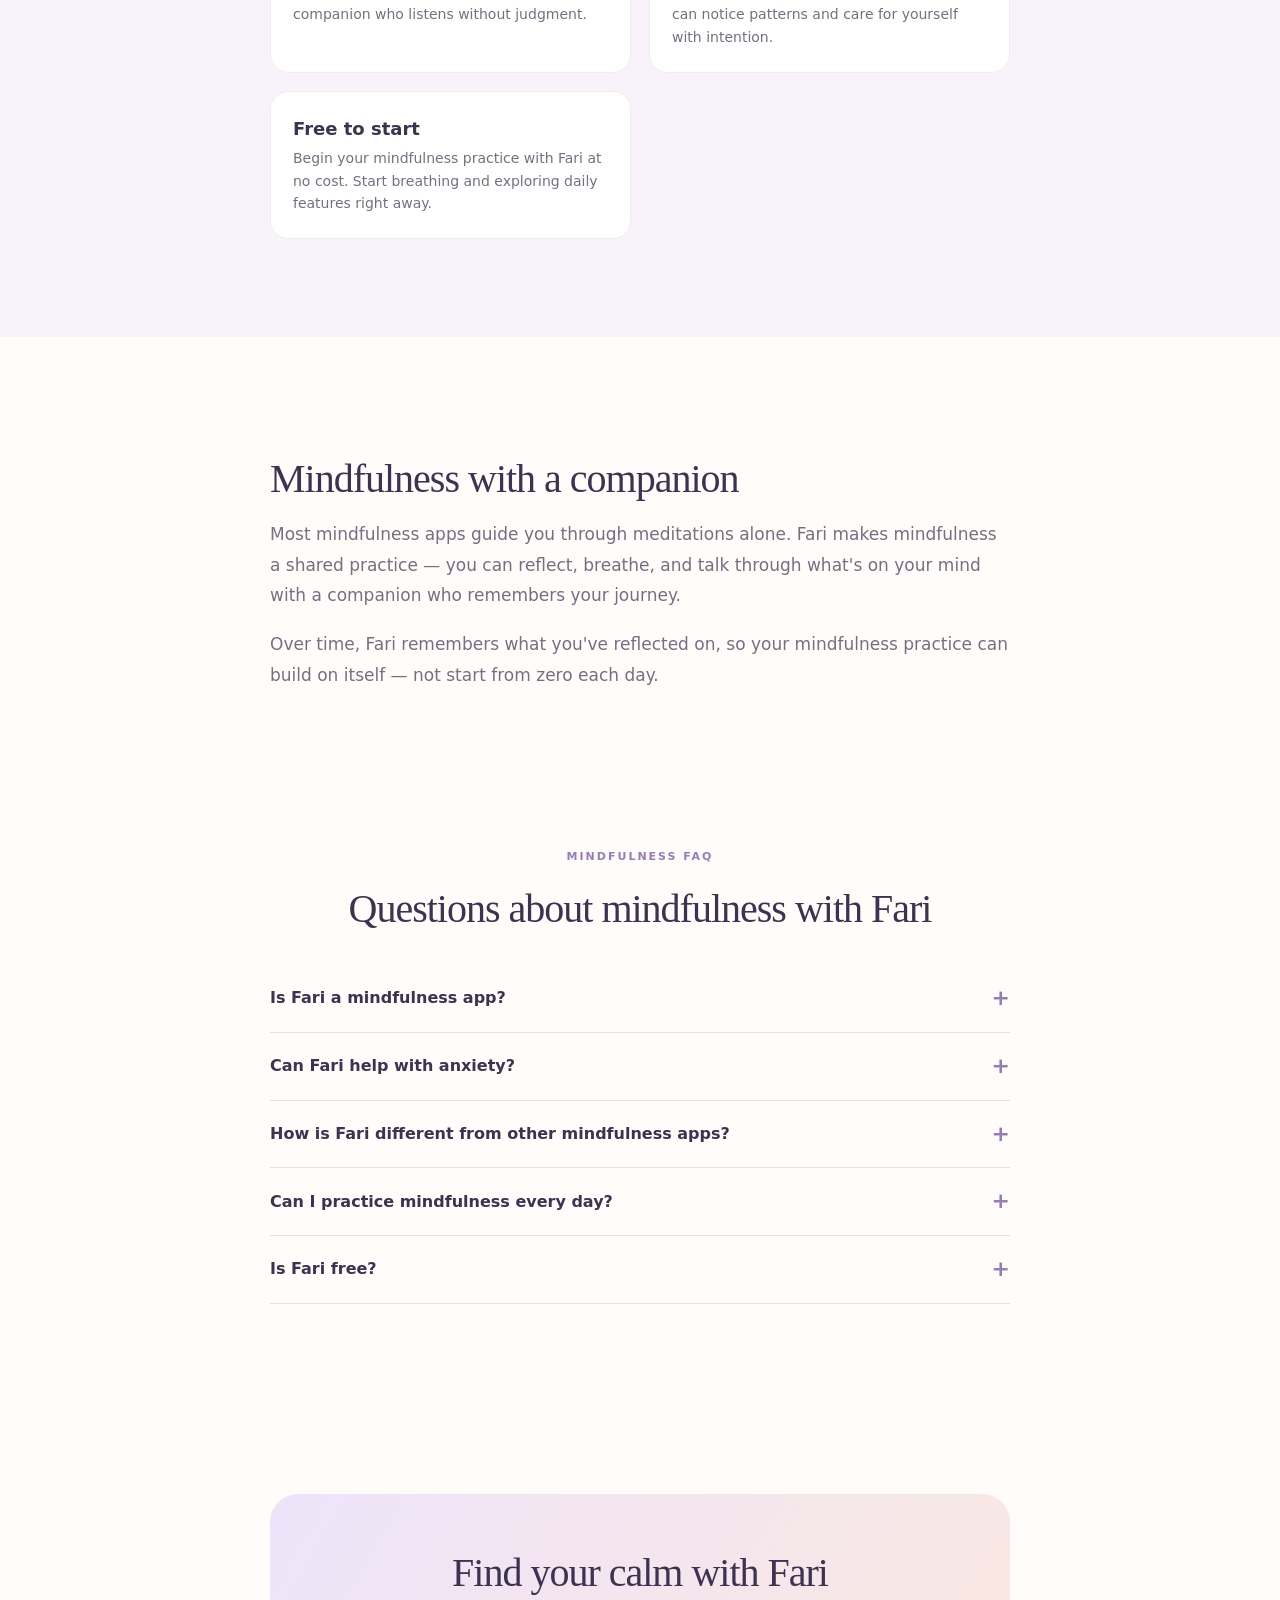
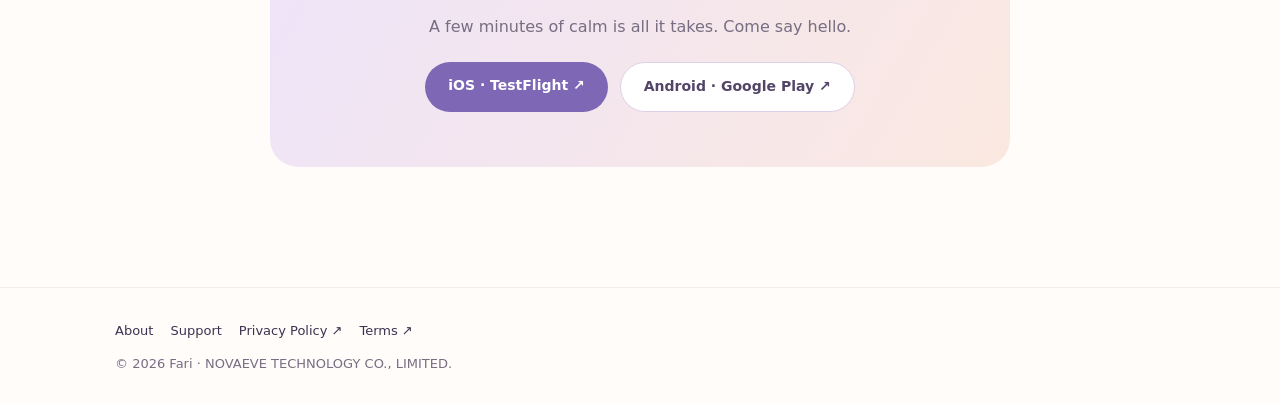
<file: mindfulness.html>
<!doctype html><html lang="en" data-page="mf"><meta charset="utf-8"><meta name="viewport" content="width=device-width,initial-scale=1"><title>Fari — Mindfulness App with AI Companion | Free</title>
<meta name="description" content="Looking for a mindfulness app? Fari guides you through daily mindfulness — breathe, reflect, and find calm with an AI companion who's always there. Free to start.">
<meta name="keywords" content="mindfulness app, mindfulness, daily mindfulness, mindful breathing, calm app, meditation companion, reflective practice">
<meta name="author" content="NOVAEVE TECHNOLOGY CO., LIMITED">
<meta name="robots" content="index, follow">
<meta property="og:type" content="website">
<meta property="og:site_name" content="Fari">
<meta property="og:title" content="Fari — Your Mindfulness App with AI Companion">
<meta property="og:description" content="Fari guides you through daily mindfulness — breathe, reflect, and find calm with an AI companion who's always there. Free to start.">
<meta property="og:image" content="assets/fari-angel.png">
<meta property="og:url" content="https://withfari.com/mindfulness/">
<meta name="twitter:card" content="summary_large_image">
<meta name="twitter:title" content="Fari — Your Mindfulness App with AI Companion">
<meta name="twitter:description" content="Fari guides you through daily mindfulness — breathe, reflect, and find calm with an AI companion.">
<meta name="twitter:image" content="assets/fari-angel.png">
<link rel="icon" type="image/png" href="assets/fari-logo.png">
<link rel="apple-touch-icon" href="assets/fari-logo.png">
<link rel="canonical" href="https://withfari.com/mindfulness/">
<link rel="alternate" hreflang="en" href="https://withfari.com/mindfulness/?lang=en">
<link rel="alternate" hreflang="zh-CN" href="https://withfari.com/mindfulness/?lang=zh">
<link rel="alternate" hreflang="ja" href="https://withfari.com/mindfulness/?lang=ja">
<link rel="alternate" hreflang="ko" href="https://withfari.com/mindfulness/?lang=ko">
<link rel="alternate" hreflang="pt" href="https://withfari.com/mindfulness/?lang=pt">
<link rel="alternate" hreflang="x-default" href="https://withfari.com/mindfulness/">
<script type="application/ld+json">{"@context":"https://schema.org","@type":"BreadcrumbList","itemListElement":[{"@type":"ListItem","position":1,"name":"Home","item":"https://withfari.com/"},{"@type":"ListItem","position":2,"name":"Mindfulness","item":"https://withfari.com/mindfulness/"}]}</script>
<script type="application/ld+json">{"@context":"https://schema.org","@type":"FAQPage","mainEntity":[{"@type":"Question","name":"Is Fari a mindfulness app?","acceptedAnswer":{"@type":"Answer","text":"Yes. Fari includes daily mindfulness features — reflections, breathing exercises, and calm conversations — woven into your daily routine with an AI companion who remembers your journey."}},{"@type":"Question","name":"Can Fari help with anxiety?","acceptedAnswer":{"@type":"Answer","text":"Fari can be a calming presence in your day — a few minutes of breathing, a gentle reflection, or a conversation with someone who listens. However, Fari is not a therapist or medical service. If you're experiencing anxiety that feels overwhelming, please reach out to a qualified mental health provider."}},{"@type":"Question","name":"How is Fari different from other mindfulness apps?","acceptedAnswer":{"@type":"Answer","text":"Most mindfulness apps guide you through meditations alone. Fari makes mindfulness a shared practice — you can reflect, breathe, and talk through what's on your mind with a companion who remembers your journey."}},{"@type":"Question","name":"Can I practice mindfulness every day?","acceptedAnswer":{"@type":"Answer","text":"Yes. Fari is designed for daily use — a few minutes of calm, a gentle reflection, or a conversation with your companion. Fari remembers what you share, so your practice can build over time."}},{"@type":"Question","name":"Is Fari free?","acceptedAnswer":{"@type":"Answer","text":"Fari is free to start. You can begin practicing mindfulness and exploring daily features at no cost."}}]}</script>
<link rel="stylesheet" href="inner.css">
<header><nav class="wrap"><a class="logo" href="https://withfari.com/" aria-label="Fari"><img class="brand-logo" src="assets/fari-logo-new.png" alt="Fari"></a><div class="right"><a class="optional" href="https://withfari.com/" data-t="home">Home</a><a class="optional" href="https://withfari.com/#story" data-t="story">Our story</a><a class="optional" href="https://withfari.com/privacy/" data-t="privacy">Privacy</a><select id="lang" aria-label="Language"><option value="en">English</option><option value="zh">中文</option><option value="pt">Português</option><option value="ja">日本語</option><option value="ko">한국어</option></select><a class="btn" href="https://fari.stickyrice.cloud/invite/intl-2026#top" data-t="get">Get Fari ↗</a></div></nav></header>
<main>
<div class="page-hero"><div class="wrap"><div class="eyebrow" data-t="mfEyebrow">MINDFULNESS</div><h1 data-t="mfHero">Mindfulness, one moment at a time</h1><p data-t="mfIntro">Fari is a mindfulness app that brings calm to your daily routine — breathe, reflect, and find your footing with a companion who's always there.</p><div class="actions"><a class="btn" href="https://fari.stickyrice.cloud/invite/intl-2026#top" data-t="mfCtaBtn">Try Fari free →</a></div></div></div>
<div class="wrap"><div class="inner-nav"><div class="eyebrow" data-t="innerNav">EXPLORE MORE</div><div class="links"><a data-page-link="ai-companion" data-t="innerCompanion" href="https://withfari.com/ai-companion/">AI Companion</a><a data-page-link="ai-friend" data-t="innerFriend" href="https://withfari.com/ai-friend/">AI Friend</a><a data-page-link="daily-journal" data-t="innerJournal" href="https://withfari.com/daily-journal/">Daily Journal</a><a data-page-link="mindfulness" class="current" data-t="innerMindful" href="https://withfari.com/mindfulness/">Mindfulness</a></div></div></div>
<section><div class="wrap"><div class="article"><h2 data-t="mfWhatH2">What is a mindfulness app?</h2><p data-t="mfWhatP1">A mindfulness app helps you practice being present — noticing your thoughts, breathing with intention, and finding calm in the middle of a busy day. Fari approaches mindfulness as a daily ritual, woven into conversation with a companion who remembers and responds.</p></div></div></section>
<section style="background:#f8f3fa"><div class="wrap"><div class="article"><h2 data-t="mfWhyH2">How Fari supports your mindfulness practice</h2><div class="feature-list"><div class="feature-item"><h3 data-t="mfFeat1T">Daily reflections</h3><p data-t="mfFeat1B">Take a few minutes to reflect on your day, with gentle prompts that help you pause and notice.</p></div><div class="feature-item"><h3 data-t="mfFeat2T">Breathing space</h3><p data-t="mfFeat2B">A few minutes of calm. Breathe, center yourself, and find your footing again.</p></div><div class="feature-item"><h3 data-t="mfFeat3T">Calm conversations</h3><p data-t="mfFeat3B">Talk through what's on your mind with a companion who listens without judgment.</p></div><div class="feature-item"><h3 data-t="mfFeat4T">Mood awareness</h3><p data-t="mfFeat4B">Track how you're feeling over time, so you can notice patterns and care for yourself with intention.</p></div><div class="feature-item"><h3 data-t="mfFeat5T">Free to start</h3><p data-t="mfFeat5B">Begin your mindfulness practice with Fari at no cost. Start breathing and exploring daily features right away.</p></div></div></div></div></section>
<section><div class="wrap"><div class="article"><h2 data-t="mfHowH2">Mindfulness with a companion</h2><p data-t="mfHowP1">Most mindfulness apps guide you through meditations alone. Fari makes mindfulness a shared practice — you can reflect, breathe, and talk through what's on your mind with a companion who remembers your journey.</p><p data-t="mfHowP2">Over time, Fari remembers what you've reflected on, so your mindfulness practice can build on itself — not start from zero each day.</p></div></div></section>
<section id="faq"><div class="wrap"><div class="faq"><div class="eyebrow center" style="text-align:center;margin-bottom:18px" data-t="mfFaqTag">MINDFULNESS FAQ</div><h2 style="text-align:center;margin-bottom:32px" data-t="mfFaqTitle">Questions about mindfulness with Fari</h2><details><summary data-t="mfFaq1Q">Is Fari a mindfulness app?</summary><p data-t="mfFaq1A">Yes. Fari includes daily mindfulness features — reflections, breathing exercises, and calm conversations — woven into your daily routine with an AI companion who remembers your journey.</p></details><details><summary data-t="mfFaq2Q">Can Fari help with anxiety?</summary><p data-t="mfFaq2A">Fari can be a calming presence in your day — a few minutes of breathing, a gentle reflection, or a conversation with someone who listens. However, Fari is not a therapist or medical service. If you're experiencing anxiety that feels overwhelming, please reach out to a qualified mental health provider.</p></details><details><summary data-t="mfFaq3Q">How is Fari different from other mindfulness apps?</summary><p data-t="mfFaq3A">Most mindfulness apps guide you through meditations alone. Fari makes mindfulness a shared practice — you can reflect, breathe, and talk through what's on your mind with a companion who remembers your journey.</p></details><details><summary data-t="mfFaq4Q">Can I practice mindfulness every day?</summary><p data-t="mfFaq4A">Yes. Fari is designed for daily use — a few minutes of calm, a gentle reflection, or a conversation with your companion. Fari remembers what you share, so your practice can build over time.</p></details><details><summary data-t="mfFaq5Q">Is Fari free?</summary><p data-t="mfFaq5A">Fari is free to start. You can begin practicing mindfulness and exploring daily features at no cost.</p></details></div></div></section>
<section><div class="wrap"><div class="cta"><h2 data-t="mfCtaTitle">Find your calm with Fari</h2><p data-t="mfCtaBody">A few minutes of calm is all it takes. Come say hello.</p><div class="actions"><a class="btn" href="https://testflight.apple.com/join/J1bGeGq1">iOS · TestFlight ↗</a><a class="btn alt" href="https://play.google.com/store/apps/details?id=com.canchentechnology.fariapp">Android · Google Play ↗</a></div></div></div></section>
</main>
<footer><div class="wrap"><a data-policy="about" data-t="about" href="https://withfari.com/about/">About</a><a data-policy="support" data-t="support" href="https://withfari.com/support/">Support</a><a data-policy="privacy" data-t="policy" href="https://withfari.com/privacy/">Privacy Policy</a><a data-policy="terms" data-t="terms" href="https://withfari.com/terms/">Terms</a><p>© 2026 Fari · NOVAEVE TECHNOLOGY CO., LIMITED.</p></div></footer>
<script src="locales.js"></script>
<script src="inner-locales.js"></script>
</html>
</file>
<file: inner.css>
*{box-sizing:border-box}
html{scroll-behavior:smooth;scroll-padding-top:90px}
body{margin:0;background:#fffcfa;color:#3c3251;font:16px/1.7 system-ui,sans-serif}
a{color:inherit}
.wrap{max-width:1100px;margin:auto;padding:0 25px}
header{position:sticky;top:0;z-index:4;background:#fffcfae8;backdrop-filter:blur(12px);border-bottom:1px solid #eee}
nav{display:flex;align-items:center;gap:20px;padding:12px 0}
.logo{display:inline-flex;align-items:center;flex-shrink:0;text-decoration:none}
.brand-logo{display:block;height:36px;width:auto;object-fit:contain}
.right{margin-left:auto;display:flex;align-items:center;gap:15px}
.right a{text-decoration:none;font-size:13px}
select{padding:8px 12px;border:1px solid #ded3e9;border-radius:20px;background:white;font-size:13px;cursor:pointer}
.btn{display:inline-block;border-radius:30px;background:#7e68b5;color:white!important;padding:12px 23px;text-decoration:none;font-weight:650;font-size:14px;transition:transform .3s}
.btn:hover{transform:translateY(-4px)}
.btn.alt{background:white;color:#524567!important;border:1px solid #ddd1e8}
.eyebrow{font-size:11px;letter-spacing:2px;color:#967db7;font-weight:700}
h1{font:normal clamp(36px,5.5vw,60px)/1.15 Georgia,serif;letter-spacing:-1.5px;margin:0 0 18px}
h2{font:normal clamp(26px,3.5vw,40px)/1.2 Georgia,serif;letter-spacing:-1px;margin:0 0 16px}
h3{font:600 18px/1.4 system-ui,sans-serif;color:#3c3251;margin:0 0 8px}
p{color:#776e82;line-height:1.7}
section{padding:70px 0}
.center{text-align:center}
.center p{max-width:650px;margin:auto}
/* Hero */
.page-hero{background:radial-gradient(circle at 76% 40%,#dfcff5,transparent 48%),linear-gradient(120deg,#fffaf9,#f9edf1);padding:70px 0;text-align:center}
.page-hero .wrap{max-width:780px}
.page-hero p{max-width:580px;margin:18px auto 0;font-size:18px;line-height:1.7}
.page-hero .actions{display:flex;gap:12px;flex-wrap:wrap;justify-content:center;margin-top:28px}
/* Article */
.article{max-width:740px;margin:auto}
.article h2{margin:48px 0 16px}
.article p{font-size:17px;line-height:1.8;margin:0 0 18px}
.article ul{padding-left:20px;margin:0 0 18px}
.article li{color:#776e82;line-height:1.8;margin-bottom:10px}
/* Feature list */
.feature-list{display:grid;grid-template-columns:repeat(auto-fit,minmax(260px,1fr));gap:18px;margin:28px 0}
.feature-item{background:#fff;border:1px solid #eee;border-radius:18px;padding:24px 22px}
.feature-item h3{margin-bottom:6px}
.feature-item p{font-size:14px;margin:0;line-height:1.6}
/* FAQ */
.faq{max-width:740px;margin:auto}
.faq details{border-bottom:1px solid #e4dcea}
.faq summary{cursor:pointer;padding:18px 0;font:600 16px/1.4 system-ui,sans-serif;color:#3c3251;list-style:none;display:flex;justify-content:space-between;align-items:center;gap:12px}
.faq summary::-webkit-details-marker{display:none}
.faq summary::after{content:'+';font-size:22px;color:#967db7;flex-shrink:0}
.faq details[open] summary::after{content:'\2212'}
.faq details p{margin:0;padding:0 0 18px;font-size:15px;line-height:1.7;color:#776e82}
/* CTA */
.cta{background:linear-gradient(120deg,#eee4fa,#fae8e0);padding:55px 30px;border-radius:28px;text-align:center;margin:50px auto;max-width:740px}
.cta .actions{display:flex;gap:12px;flex-wrap:wrap;justify-content:center;margin-top:22px}
/* Inner page nav */
.inner-nav{background:#f8f3fa;padding:32px 28px;border-radius:24px;text-align:center;margin:50px auto;max-width:740px}
.inner-nav .links{display:flex;flex-wrap:wrap;gap:10px;justify-content:center;margin-top:18px}
.inner-nav a{text-decoration:none;font-size:14px;padding:8px 18px;border:1px solid #ddd1e8;border-radius:20px;color:#524567;transition:background .3s}
.inner-nav a:hover{background:#f3edf7}
.inner-nav a.current{background:#7e68b5;color:white;border-color:#7e68b5}
/* Footer */
footer{border-top:1px solid #eee;padding:28px 0}
footer a{margin-right:17px;font-size:13px;text-decoration:none}
footer p{font-size:13px;color:#776e82;margin:10px 0 0}
/* Responsive */
@media(max-width:760px){.right .optional{display:none}.right{gap:8px}section{padding:50px 0}.page-hero{padding:50px 0}.article p{font-size:16px}.feature-list{grid-template-columns:1fr}.cta{padding:40px 20px}.inner-nav{padding:24px 18px;margin:35px auto}}
@media(max-width:420px){nav{flex-wrap:wrap;gap:8px}.right{flex-wrap:wrap;justify-content:flex-end;flex:1}.right .btn{padding:9px 12px}select{padding:6px 10px}h1{font-size:34px}.cta{padding:35px 16px}.inner-nav{padding:20px 14px}}
@media(prefers-reduced-motion:reduce){html{scroll-behavior:auto}*,*:before,*:after{animation:none!important;transition:none!important}}
</file>
